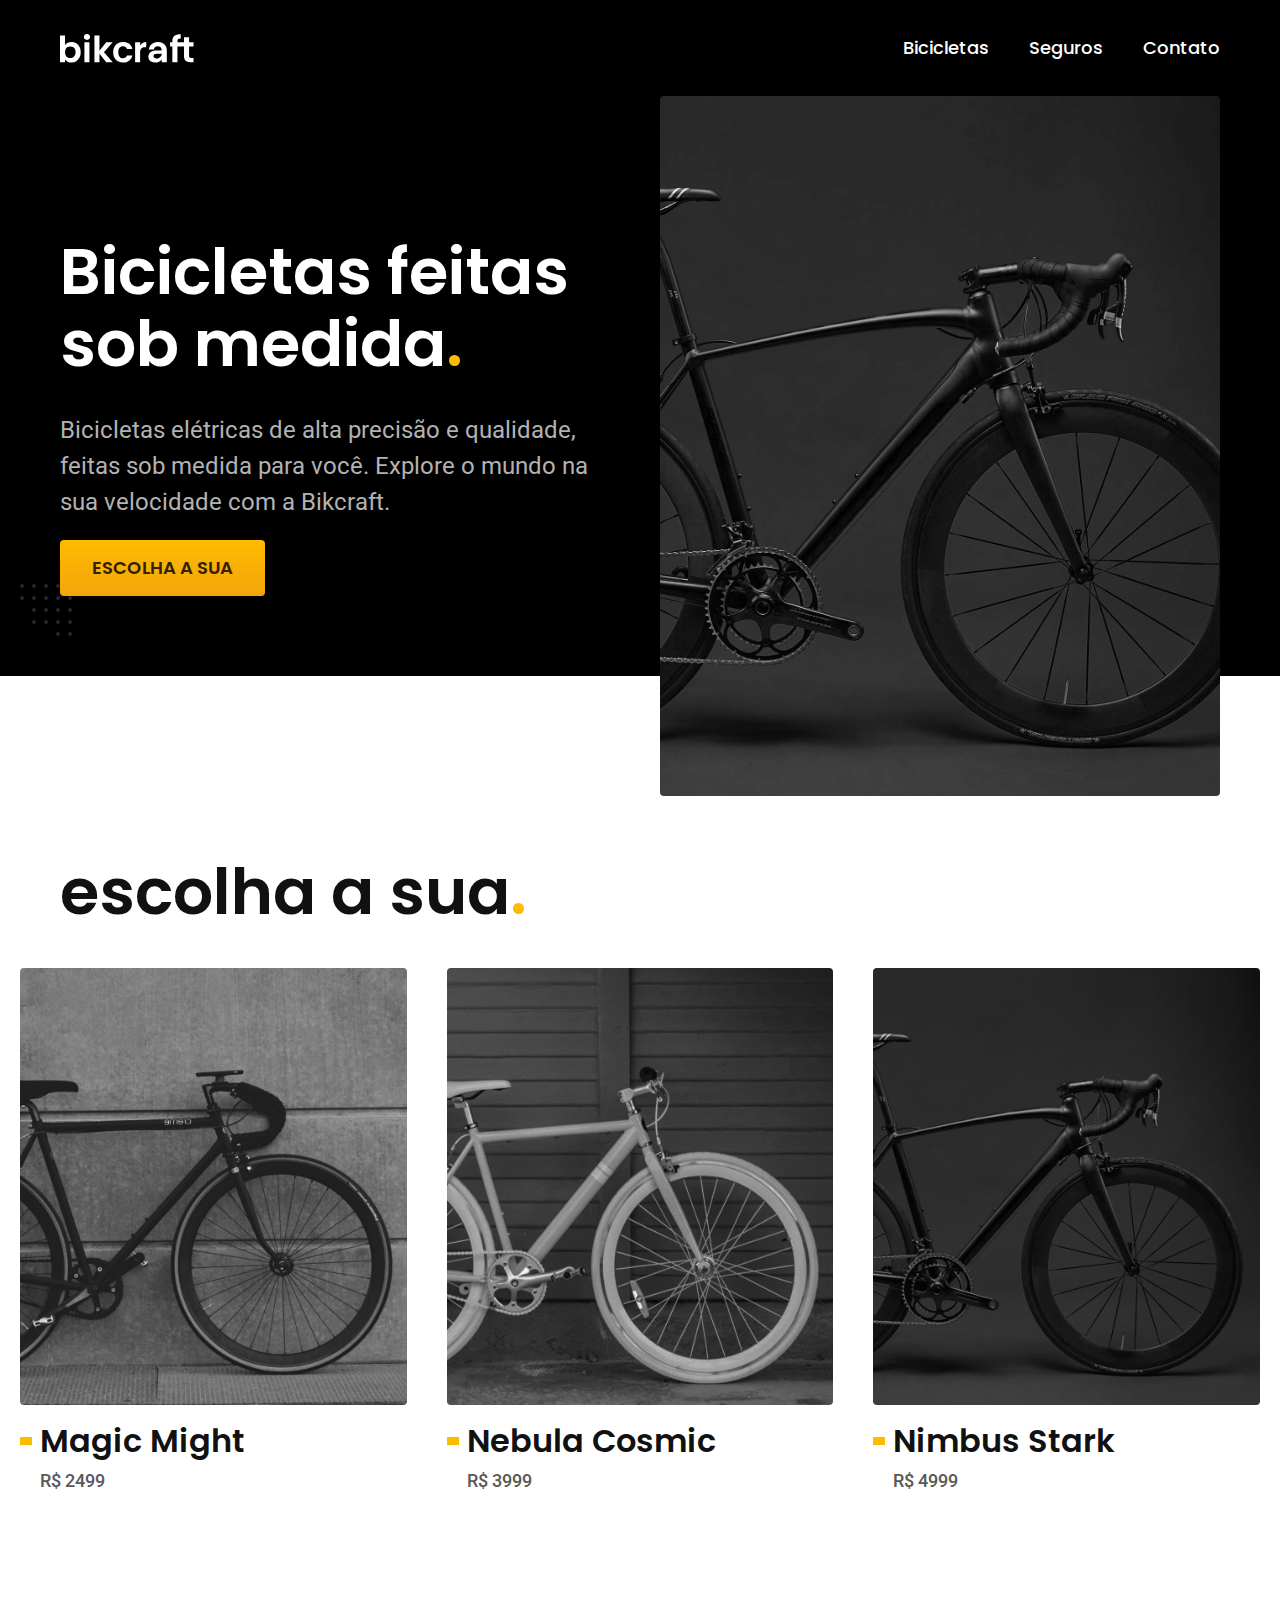
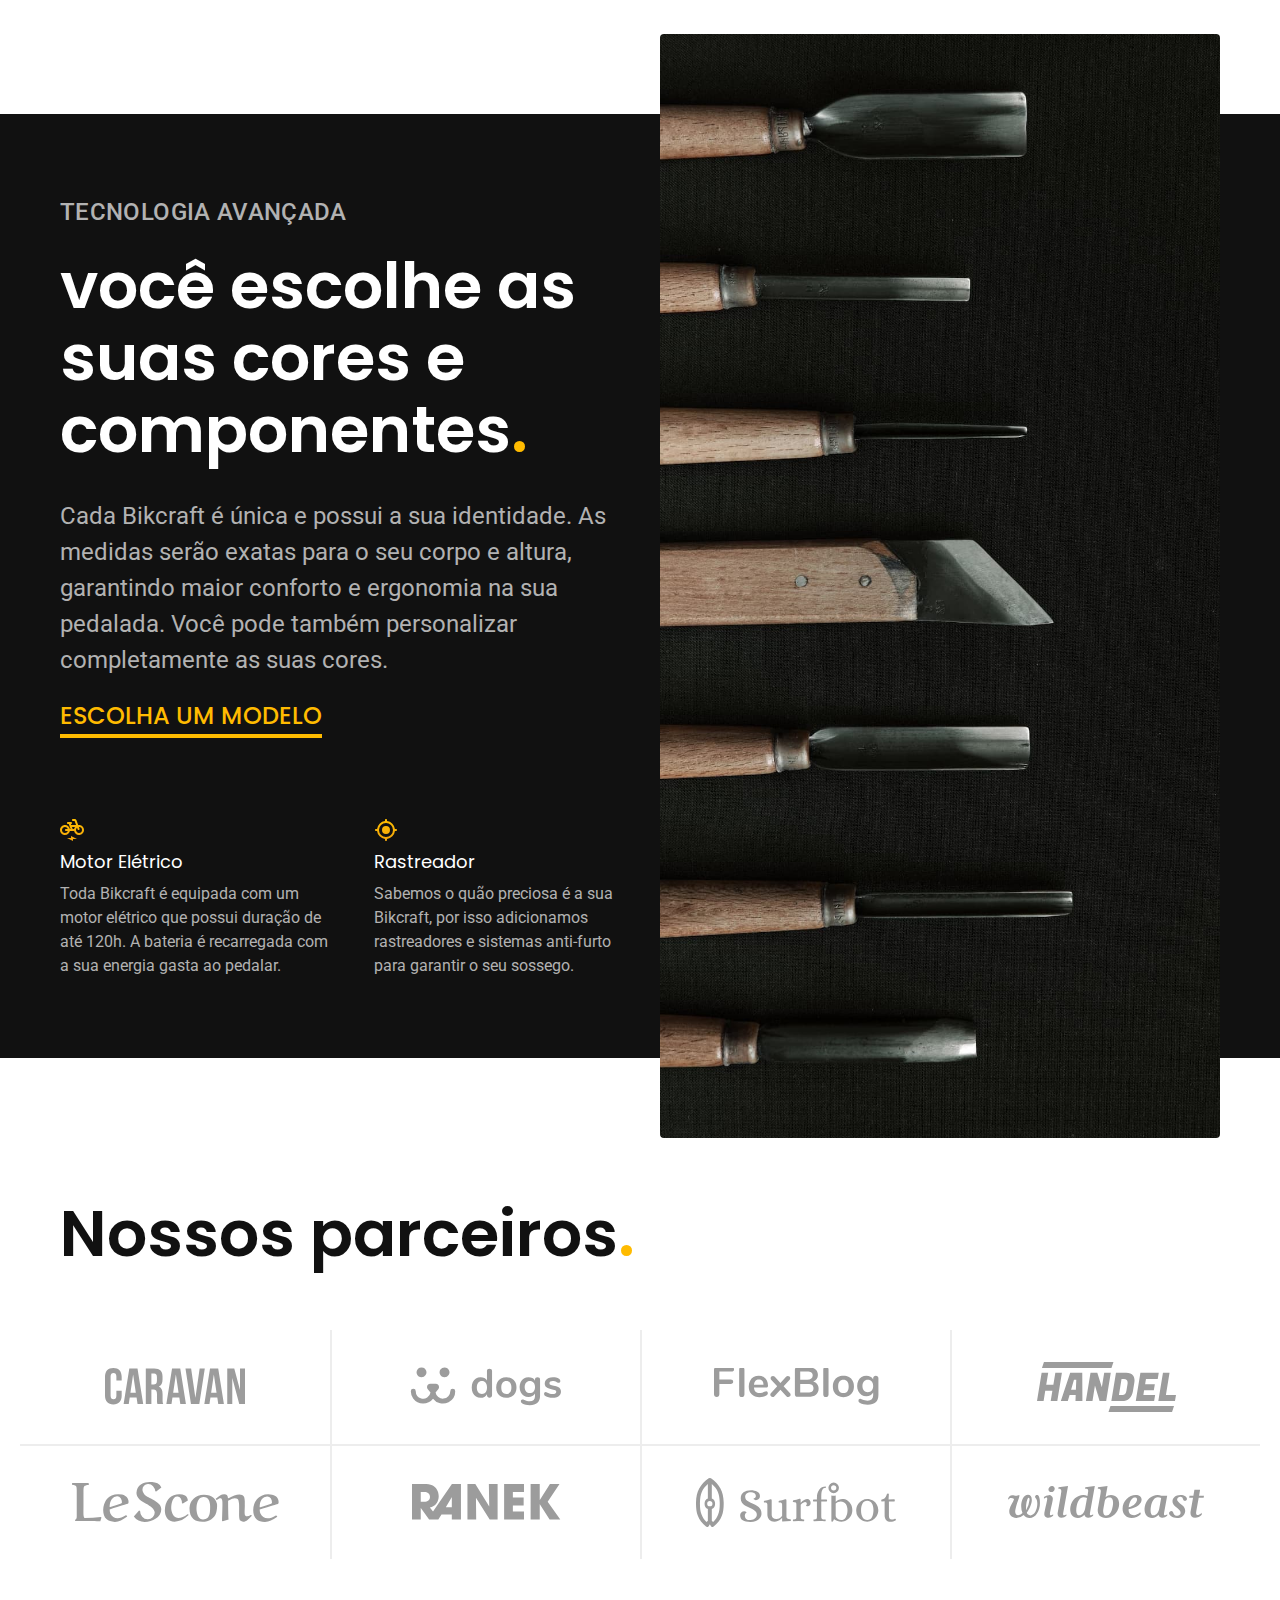
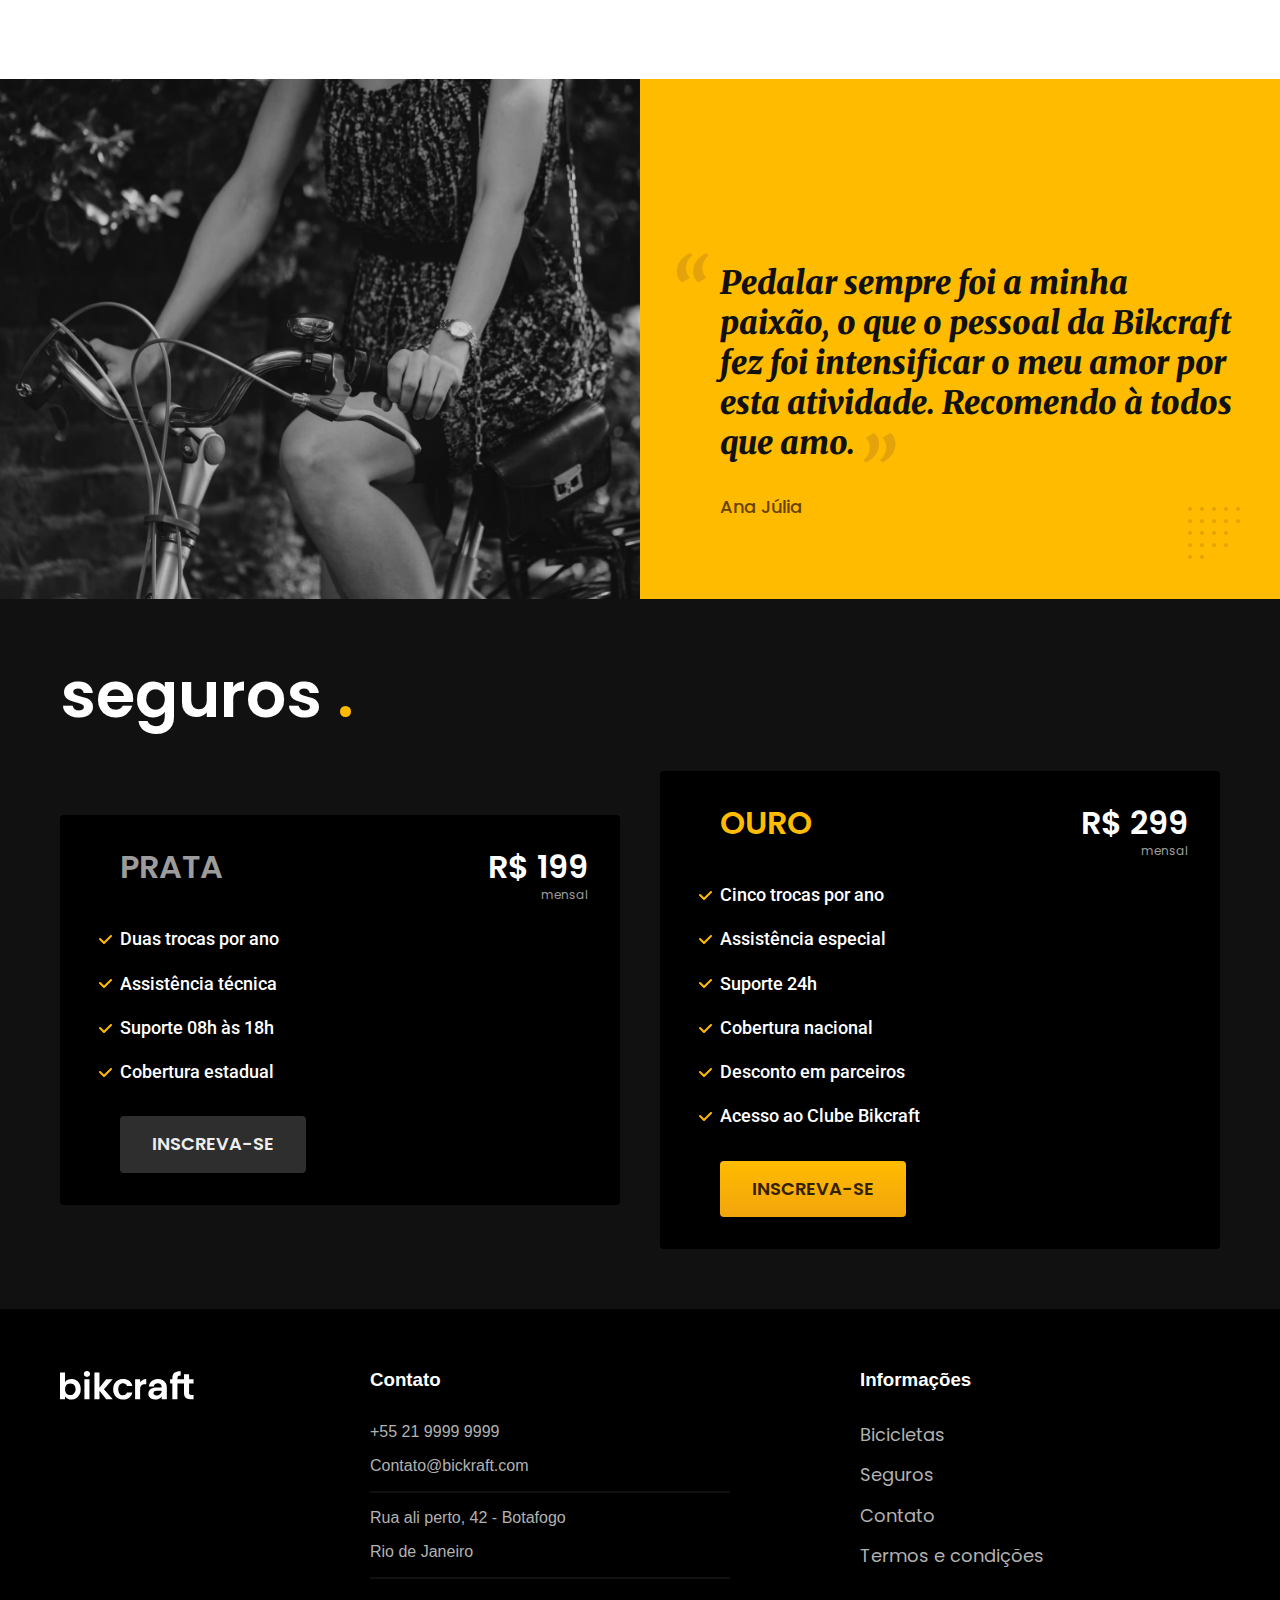
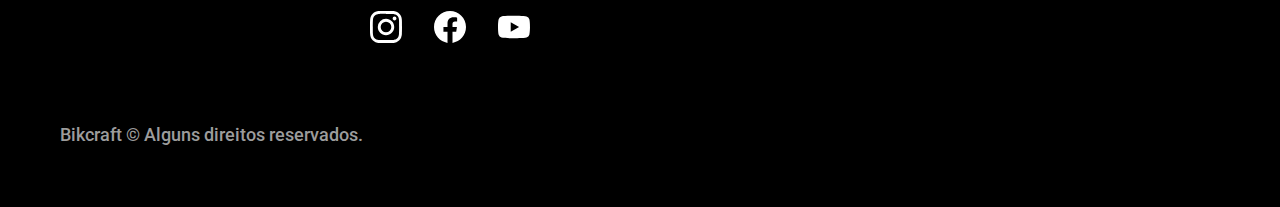
<file: index.html>
<!DOCTYPE html>
<html lang="pt-br">

<head>
    <meta charset="UTF-8">
    <meta name="viewport" content="width=device-width, initial-scale=1.0">
    <meta name="description"
        content="Bicicletas elétricas de alta precisão e qualidade, feitas sob medida para você. Explore o mundo na sua velocidade com a Bikcraft.">
    <title>Bikcraft - Bicicletas Elétricas</title>

    <link rel="icon" href="./favicon.svg" type="image/svg+xml">
    <link rel="preload" href="./ " as="style">
    <link rel="stylesheet" href="./css/style.min.css">
    <script>document.documentElement.classList.add('js')</script>

    <link rel="preconnect" href="https://fonts.googleapis.com">
    <link rel="preconnect" href="https://fonts.gstatic.com" crossorigin>
    <link
        href="https://fonts.googleapis.com/css2?family=Poppins:ital,wght@0,100;0,200;0,300;0,400;0,500;0,600;0,700;0,800;0,900;1,100;1,200;1,300;1,400;1,500;1,600;1,700;1,800;1,900&family=Roboto:ital,wght@0,100;0,300;0,400;0,500;0,700;0,900;1,100;1,300;1,400;1,500;1,700;1,900&display=swap"
        rel="stylesheet">
    <link rel="preconnect" href="https://fonts.googleapis.com">
    <link rel="preconnect" href="https://fonts.gstatic.com" crossorigin>
    <link
        href="https://fonts.googleapis.com/css2?family=Merriweather:ital,wght@0,300;0,400;0,700;0,900;1,300;1,400;1,700;1,900&family=Poppins:ital,wght@0,100;0,200;0,300;0,400;0,500;0,600;0,700;0,800;0,900;1,100;1,200;1,300;1,400;1,500;1,600;1,700;1,800;1,900&display=swap"
        rel="stylesheet">
</head>



<body>
    <header class="header-bg">
        <div class="header container">
            <a href="./">
                <img src="./img/bikcraft.svg" width="136" height="32" alt="Bikcraft">
            </a>

            <nav aria-label="primaria">
                <ul class="header-menu font-1-m-b cor-0">
                    <li><a href="./bicicletas.html">Bicicletas</a></li>
                    <li><a href="./seguros.html">Seguros</a></li>
                    <li><a href="./contato.html">Contato</a></li>
                </ul>
            </nav>
        </div>
    </header>

    <main class="introducao-bg">
        <div class="introducao container">
            <div class="introducao-conteudo">
                <h1 class="font-1-xxL cor-0 fadeInDown" data-anime="200">Bicicletas feitas sob medida<span
                        class="cor-p1">.</span></h1>
                <p class="font-2-L cor-5 fadeInDown" data-anime="400">Bicicletas elétricas de alta precisão e qualidade,
                    feitas sob medida para
                    você. Explore o mundo na
                    sua velocidade com a Bikcraft.</p>
                <a class="botao fadeInDown" href="./bicicletas.html" data-anime="600">Escolha a sua</a>
            </div>
            <picture class="fadeInDown" data-anime="800">
                <source media="(max-width: 800px)" srcset="./img/bicicletas/nimbus.jpg">
                <img src="./img/fotos/introducao.jpg" width="1280" height="1600" alt="Bicicleta elétrica preta.">
            </picture>
        </div>
    </main>
    <article class="bicicletas-lista">
        <h2 class="container font-1-xxL">escolha a sua<span class="cor-p1">.</span></h2>
        <ul>
            <li>
                <a href="./bicicletas/magic.html">
                    <img src="./img/bicicletas/magic-home.jpg" width="920" height="1040" alt="Bicicleta preta">
                    <h3 class="font-1-xL">Magic Might</h3>
                    <span class="font-2-m cor-8">R$ 2499</span>
                </a>
            </li>
            <li>
                <a href="./bicicletas/magic.html">
                    <img src="./img/bicicletas/nebula-home.jpg" width="920" height="1040" alt="Bicicleta preta">
                    <h3 class="font-1-xL">Nebula Cosmic</h3>
                    <span class="font-2-m cor-8">R$ 3999</span>
                </a>
            </li>
            <li>
                <a href="./bicicletas/magic.html">
                    <img src="./img/bicicletas/nimbus-home.jpg" width="920" height="1040" alt="Bicicleta preta">
                    <h3 class="font-1-xL">Nimbus Stark</h3>
                    <span class="font-2-m cor-8">R$ 4999</span>
                </a>
            </li>
        </ul>
    </article>

    <article class="tecnologia-bg">
        <div class="tecnologia container">
            <div class="tecnologia-conteudo">
                <span class="font-2-L-b cor-5">TECNOLOGIA AVANÇADA</span>
                <h2 class="font-1-xxL cor-0 ">você escolhe as
                    suas cores e
                    componentes<span class="cor-p1">.</span> </h2>
                <p class="font-2-L cor-5">Cada Bikcraft é única e possui a sua identidade. As medidas serão exatas para
                    o seu corpo e altura,
                    garantindo maior conforto e ergonomia na sua pedalada. Você pode também personalizar completamente
                    as suas cores.
                </p>
                <a class="link" href="./bicicletas.html">Escolha um modelo</a>

                <div class="tecnologia-vantagens">
                    <div>
                        <img src="./img/icones/eletrica.svg" width="24" height="24" alt="">
                        <h3 class="font-1-m cor-0">Motor Elétrico</h3>
                        <p class="font-2-s cor-5">Toda Bikcraft é equipada com um motor elétrico que possui duração de
                            até 120h. A bateria é recarregada com a sua energia gasta ao pedalar.</p>
                    </div>
                    <div>
                        <img src="./img/icones/rastreador.svg" width="24" heigth="24" alt="">
                        <h3 class="font-1-m cor-0">Rastreador</h3>
                        <p class="font-2-s cor-5">Sabemos o quão preciosa é a sua Bikcraft, por isso adicionamos
                            rastreadores e sistemas anti-furto para garantir o seu sossego.</p>
                    </div>
                </div>
            </div>
            <div class="tecnologia-imagem">
                <img src="./img/fotos/tecnologia.jpg" width="1200" height="1920" alt="">
            </div>
        </div>
    </article>

    <section class="parceiros" aria-label="Nossos Parceiros">
        <h2 class="container font-1-xxL">Nossos parceiros<span class="cor-p1">.</span></h2>
        <ul>
            <li> <img src="./img/parceiros/caravan.svg" width="140" height="38" alt="caravan"> </li>
            <li> <img src="./img/parceiros/dogs.svg" width="152" height="39" alt="dogs"> </li>
            <li> <img src="./img/parceiros/flexblog.svg" width="165" height="38" alt="flexblog"> </li>
            <li> <img src="./img/parceiros/handel.svg" width="139" height="50" alt="handel"> </li>
            <li> <img src="./img/parceiros/lescone.svg" width="208" height="41" alt="lescone"> </li>
            <li> <img src="./img/parceiros/ranek.svg" width="149" height="36" alt="ranek"> </li>
            <li> <img src="./img/parceiros/surfbot.svg" width="200" height="49" alt="surfbot"> </li>
            <li> <img src="./img/parceiros/wildbeast.svg" width="196" height="34" alt="wildbeast"> </li>
        </ul>
    </section>

    <section class="depoimento" aria-label="Depoimento">
        <div>
            <img src="./img/fotos/depoimento.jpg" width="1560" height="1360"
                alt="Pessoa pedalando com uma bicicleta Bikcraft">
        </div>
        <div class="depoimento-conteudo">
            <blockquote class="font-1-xL">
                <p>Pedalar sempre foi a minha paixão, o que o pessoal da Bikcraft fez foi
                    intensificar o meu amor por esta atividade. Recomendo à todos que amo.</p>
            </blockquote>
            <span class="font-1-m-b cor-p4">Ana Júlia</span>
        </div>
    </section>

    <article class="seguros-bg">
        <div class="seguros container">
            <h2 class="font-1-xxL cor-0">seguros <span class="cor-p1">.</span></h2>
            <div class="seguros-item">
                <h3 class="font-1-xL cor-6">PRATA</h3>
                <span class="font-1-xL cor-0">R$ 199 <span class="font-1-xs cor-6">mensal</span></span>
                <ul class="font-2-m cor-0">
                    <li>Duas trocas por ano
                    </li>
                    <li>Assistência técnica
                    </li>
                    <li>Suporte 08h às 18h
                    </li>
                    <li>Cobertura estadual
                    </li>
                </ul>
                <a class="botao secundario" href="./orcamento.html?tipo=seguro&produto=prata">Inscreva-se</a>
            </div>
            <div class="seguros-item">
                <h3 class="font-1-xL cor-p1">OURO</h3>
                <span class="font-1-xL cor-0">R$ 299 <span class="font-1-xs cor-6">mensal</span></span>
                <ul class="font-2-m cor-0">
                    <li>Cinco trocas por ano
                    </li>
                    <li>Assistência especial
                    </li>
                    <li>Suporte 24h
                    </li>
                    <li>Cobertura nacional
                    </li>
                    <li>Desconto em parceiros
                    </li>
                    <li>Acesso ao Clube Bikcraft
                    </li>
                </ul>
                <a class="botao" href="./orcamento.html?tipo=seguro&produto=ouro">Inscreva-se</a>
            </div>
        </div>
    </article>

    <footer class="footer-bg">
        <div class="footer container">
            <img src="./img/bikcraft.svg" width="136" height="32" alt="Bikcraft">
            <div class="footer-contato">
                <h3 class="font-2-l-b cor-0">Contato</h3>
                <ul class="font_2-m cor-5">
                    <li><a href="tel:+552199999999"></a>+55 21 9999 9999</li>
                    <li><a href="mailto:contato@bickraft.com"></a>Contato@bickraft.com</li>
                    <li>Rua ali perto, 42 - Botafogo</li>
                    <li>Rio de Janeiro</li>
                </ul>
                <div class="footer-redes">
                    <a href="./">
                        <img src="./img/redes/instagram.svg" width="32" height="32" alt="Instagram">
                    </a>
                    <a href="./">
                        <img src="./img/redes/facebook.svg" width="32" height="32" alt="Facebook">
                    </a>
                    <a href="./">
                        <img src="./img/redes/youtube.svg" width="32" height="32" alt="Youtube">
                    </a>
                </div>
            </div>
            <div class="footer-informacoes">
                <h3 class="font-2-l-b cor-0">Informações</h3>
                <nav>
                    <ul class="font-1-m cor-5">
                        <li><a href="./bicicletas.html">Bicicletas</a></li>
                        <li><a href="./seguros.html">Seguros</a></li>
                        <li><a href="./contato.html">Contato</a></li>
                        <li><a href="./termos.html">Termos e condições</a></li>
                    </ul>
                </nav>
            </div>
            <p class="footer-copy font-2-m cor-6">Bikcraft © Alguns direitos reservados.</p>
        </div>
    </footer>
    <script src="./js/plugins/simple-anime.js"></script>
    <script src="./js/script.js"></script>
</body>

</html>
</file>
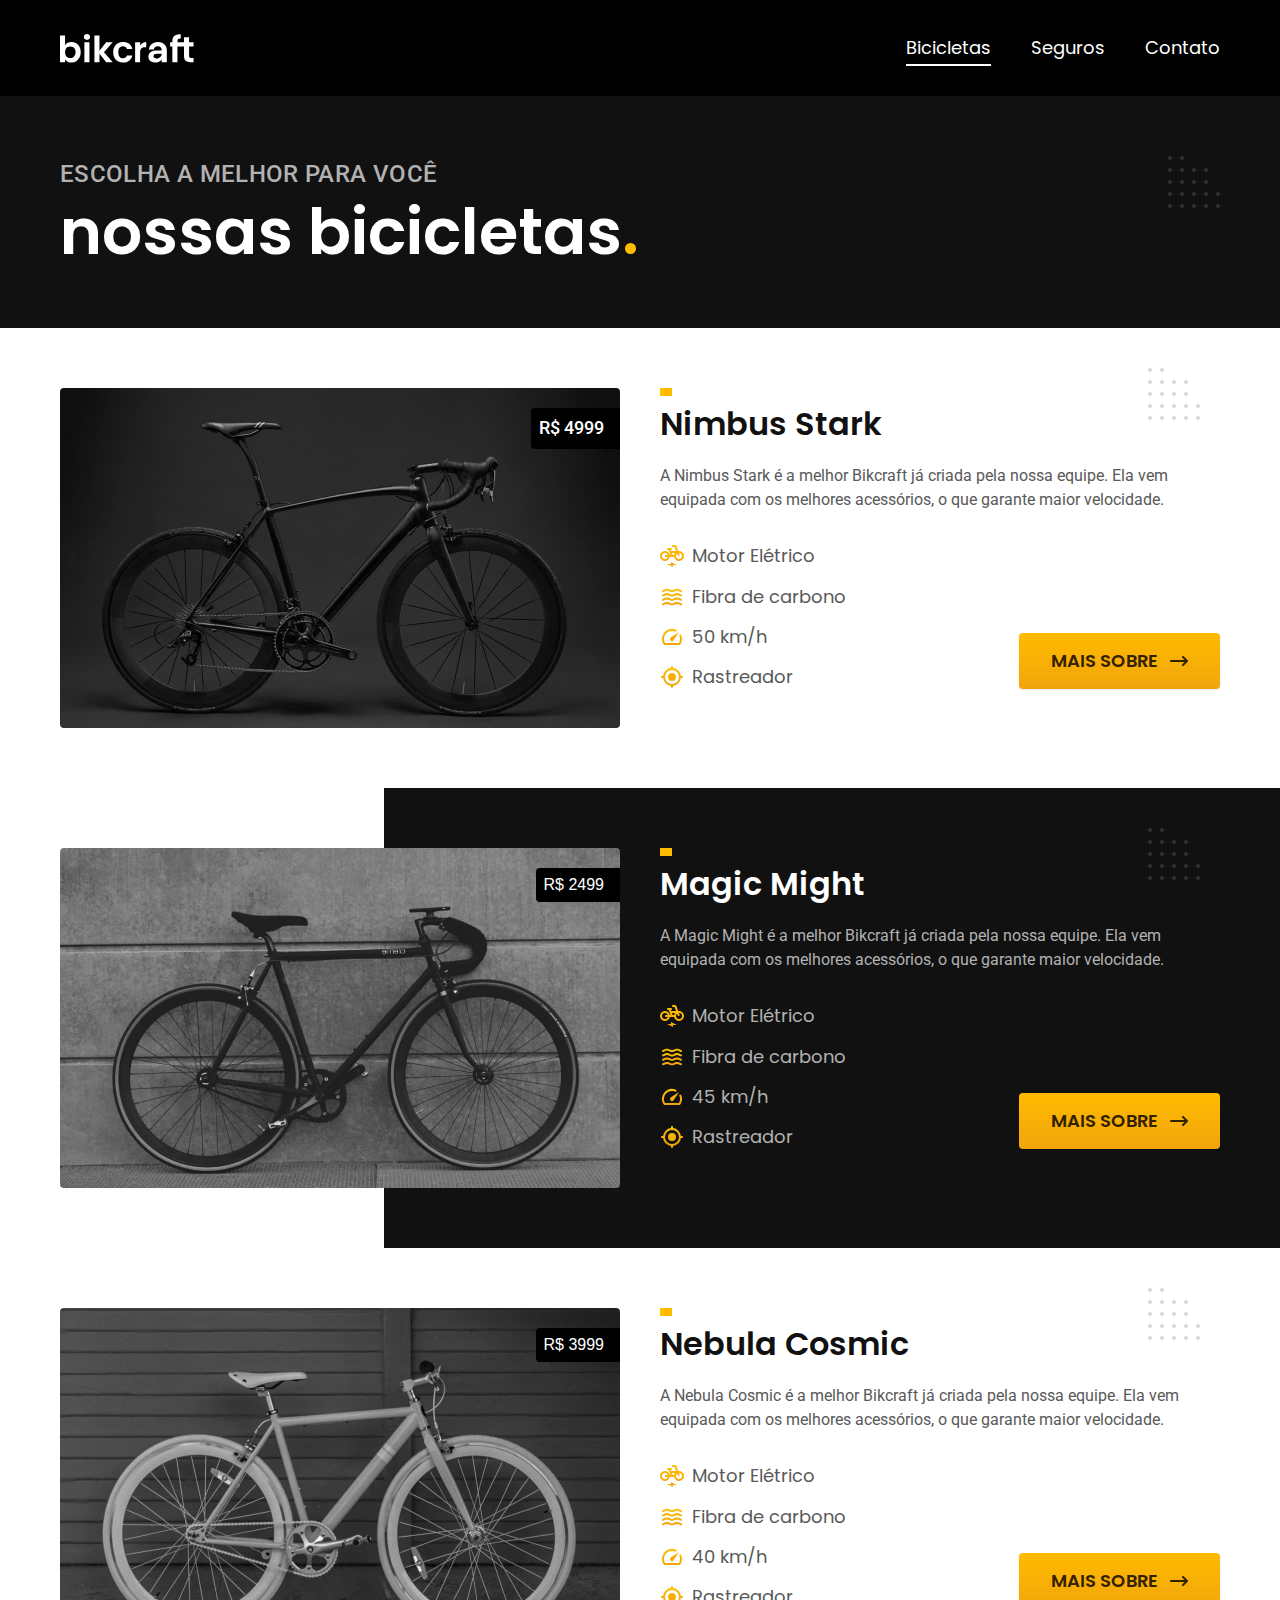
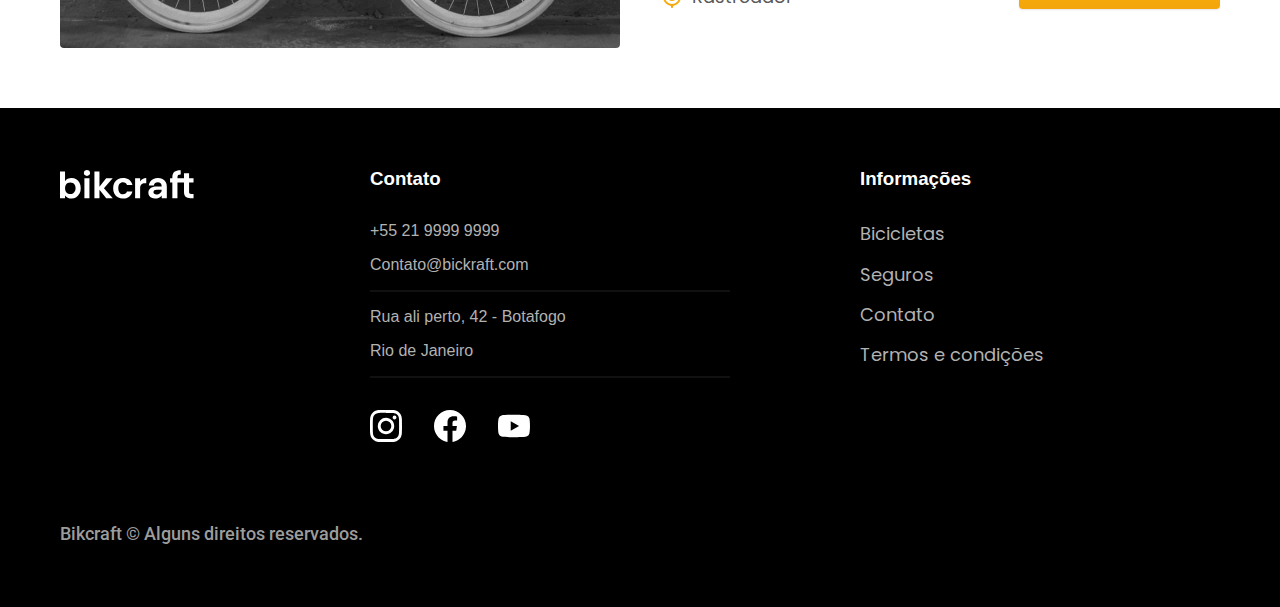
<file: bicicletas.html>
<!DOCTYPE html>
<html lang="pt-br">

<head>
    <meta charset="UTF-8">
    <meta name="viewport" content="width=device-width, initial-scale=1.0">
    <meta name="description" content="Termos e condições.">
    <title>Bicicletas | Bikcraft</title>
    <link rel="icon" href="./favicon.svg" type="image/svg+xml">
    <link rel="preload" href="./css/style.min.css" as="style">
    <link rel="stylesheet" href="./css/style.min.css">
    <script>document.documentElement.classList.add('js')</script>

    <link rel="preconnect" href="https://fonts.googleapis.com">
    <link rel="preconnect" href="https://fonts.gstatic.com" crossorigin>
    <link
        href="https://fonts.googleapis.com/css2?family=Poppins:ital,wght@0,100;0,200;0,300;0,400;0,500;0,600;0,700;0,800;0,900;1,100;1,200;1,300;1,400;1,500;1,600;1,700;1,800;1,900&family=Roboto:ital,wght@0,100;0,300;0,400;0,500;0,700;0,900;1,100;1,300;1,400;1,500;1,700;1,900&display=swap"
        rel="stylesheet">
    <link rel="preconnect" href="https://fonts.googleapis.com">
    <link rel="preconnect" href="https://fonts.gstatic.com" crossorigin>
    <link
        href="https://fonts.googleapis.com/css2?family=Merriweather:ital,wght@0,300;0,400;0,700;0,900;1,300;1,400;1,700;1,900&family=Poppins:ital,wght@0,100;0,200;0,300;0,400;0,500;0,600;0,700;0,800;0,900;1,100;1,200;1,300;1,400;1,500;1,600;1,700;1,800;1,900&display=swap"
        rel="stylesheet">

</head>



<body id="bicicletas">
    <header class="header-bg">
        <div class="header container">
            <a href="./">
                <img src="./img/bikcraft.svg" width="136" height="32" alt="Bikcraft">
            </a>

            <nav aria-label="primaria">
                <ul class="header-menu font-1-m cor-0">
                    <li><a href="./bicicletas.html">Bicicletas</a></li>
                    <li><a href="./seguros.html">Seguros</a></li>
                    <li><a href="./contato.html">Contato</a></li>
                </ul>
            </nav>
        </div>
    </header>

    <main>
        <div class="titulo-bg">
            <div class="titulo container">
                <p class="font-2-L-b cor-5">escolha a melhor para você</p>
                <h1 class="font-1-xxL cor-0">nossas bicicletas<span class="cor-p1">.</span>
                </h1>
            </div>
        </div>
        <div class="bicicletas container">
            <div class="bicicletas-imagem">
                <img src="./img/bicicletas/nimbus.jpg" width="1120" height="680" alt="bicicleta preta">
                <span class="font-2-m cor-0">R$ 4999</span>
            </div>
            <div class="bicicletas-conteudo">
                <h2 class="font-1-xL">Nimbus Stark</h2>
                <p class="font-2-s cor-8">A Nimbus Stark é a melhor Bikcraft já criada pela nossa equipe. Ela
                    vem equipada com os melhores acessórios, o que garante maior velocidade.</p>
                <ul class="font-1-m cor-8">
                    <li><img src="./img/icones/eletrica.svg" width="24" height="24" alt="">Motor Elétrico</li>

                    <li><img src="./img/icones/carbono.svg" width="24" height="24" alt="">Fibra de carbono</li>

                    <li><img src="./img/icones/velocidade.svg" width="24" height="24" alt="">50 km/h</li>

                    <li><img src="./img/icones/rastreador.svg" width="24" height="24" alt="">Rastreador</li>
                </ul>
                <a class="botao seta" href="./bicicletas/nimbus.html">Mais Sobre</a>
            </div>
        </div>
        </div>

        <div class="bicicletas-bg">
            <div class="bicicletas container">
                <div class="bicicletas-imagem">
                    <img src="./img/bicicletas/magic.jpg" width="1120" height="680" alt="bicicleta preta">
                    <span class="font-2m cor-0">R$ 2499
                    </span>
                </div>
                <div class="bicicletas-conteudo">
                    <h2 class="font-1-xL cor-0">Magic Might</h2>
                    <p class="font-2-s cor-5">A Magic Might é a melhor Bikcraft já criada pela nossa equipe. Ela
                        vem equipada com os melhores acessórios, o que garante maior velocidade.</p>
                    <ul class="font-1-m cor-5">
                        <li><img src="./img/icones/eletrica.svg" width="24" height="24" alt="">Motor Elétrico</li>
                        <li><img src="./img/icones/carbono.svg" width="24" height="24" alt="">Fibra de carbono</li>
                        <li><img src="./img/icones/velocidade.svg" width="24" height="24" alt="">45 km/h</li>
                        <li><img src="./img/icones/rastreador.svg" width="24" height="24" alt="">Rastreador</li>
                    </ul>
                    <a class="botao seta" href="./bicicletas/magic.html">Mais Sobre</a>
                </div>
            </div>
        </div>

        <div class="bicicletas container">
            <div class="bicicletas-imagem">
                <img src="./img/bicicletas/nebula.jpg" width="1120" height="680" alt="bicicleta preta">
                <span class="font-2m cor-0">R$ 3999
                </span>
            </div>
            <div class="bicicletas-conteudo">
                <h2 class="font-1-xL">Nebula Cosmic</h2>
                <p class="font-2-s cor-8">A Nebula Cosmic é a melhor Bikcraft já criada pela nossa equipe. Ela
                    vem equipada com os melhores acessórios, o que garante maior velocidade.</p>
                <ul class="font-1-m cor-8">
                    <li><img src="./img/icones/eletrica.svg" width="24" height="24" alt="">Motor Elétrico</li>
                    <li><img src="./img/icones/carbono.svg" width="24" height="24" alt="">Fibra de carbono</li>
                    <li><img src="./img/icones/velocidade.svg" width="24" height="24" alt="">40 km/h</li>
                    <li><img src="./img/icones/rastreador.svg" width="24" height="24" alt="">Rastreador</li>
                </ul>
                <a class="botao seta" href="./bicicletas/nebula.html">Mais Sobre</a>
            </div>
        </div>
        </div>



    </main>

    <footer class="footer-bg">
        <div class="footer container">
            <img src="./img/bikcraft.svg" alt="Bikcraft">
            <div class="footer-contato">
                <h3 class="font-2-l-b cor-0">Contato</h3>
                <ul class="font_2-m cor-5">
                    <li><a href="tel:+552199999999"></a>+55 21 9999 9999</li>
                    <li><a href="mailto:contato@bickraft.com"></a>Contato@bickraft.com</li>
                    <li>Rua ali perto, 42 - Botafogo</li>
                    <li>Rio de Janeiro</li>
                </ul>
                <div class="footer-redes">
                    <a href="./">
                        <img src="./img/redes/instagram.svg" width="32" height="32" alt="Instagram">
                    </a>
                    <a href="./">
                        <img src="./img/redes/facebook.svg" width="32" height="32" alt="Facebook">
                    </a>
                    <a href="./">
                        <img src="./img/redes/youtube.svg" width="32" height="32" alt="Youtube">
                    </a>
                </div>
            </div>
            <div class="footer-informacoes">
                <h3 class="font-2-l-b cor-0">Informações</h3>
                <nav>
                    <ul class="font-1-m cor-5">
                        <li><a href="./bicicletas.html">Bicicletas</a></li>
                        <li><a href="./seguros.html">Seguros</a></li>
                        <li><a href="./contato.html">Contato</a></li>
                        <li><a href="./termos.html">Termos e condições</a></li>
                    </ul>
                </nav>
            </div>
            <p class="footer-copy font-2-m cor-6">Bikcraft © Alguns direitos reservados.</p>
        </div>
    </footer>
    <script src="./js/script.js"></script>

</body>

</html>
</file>
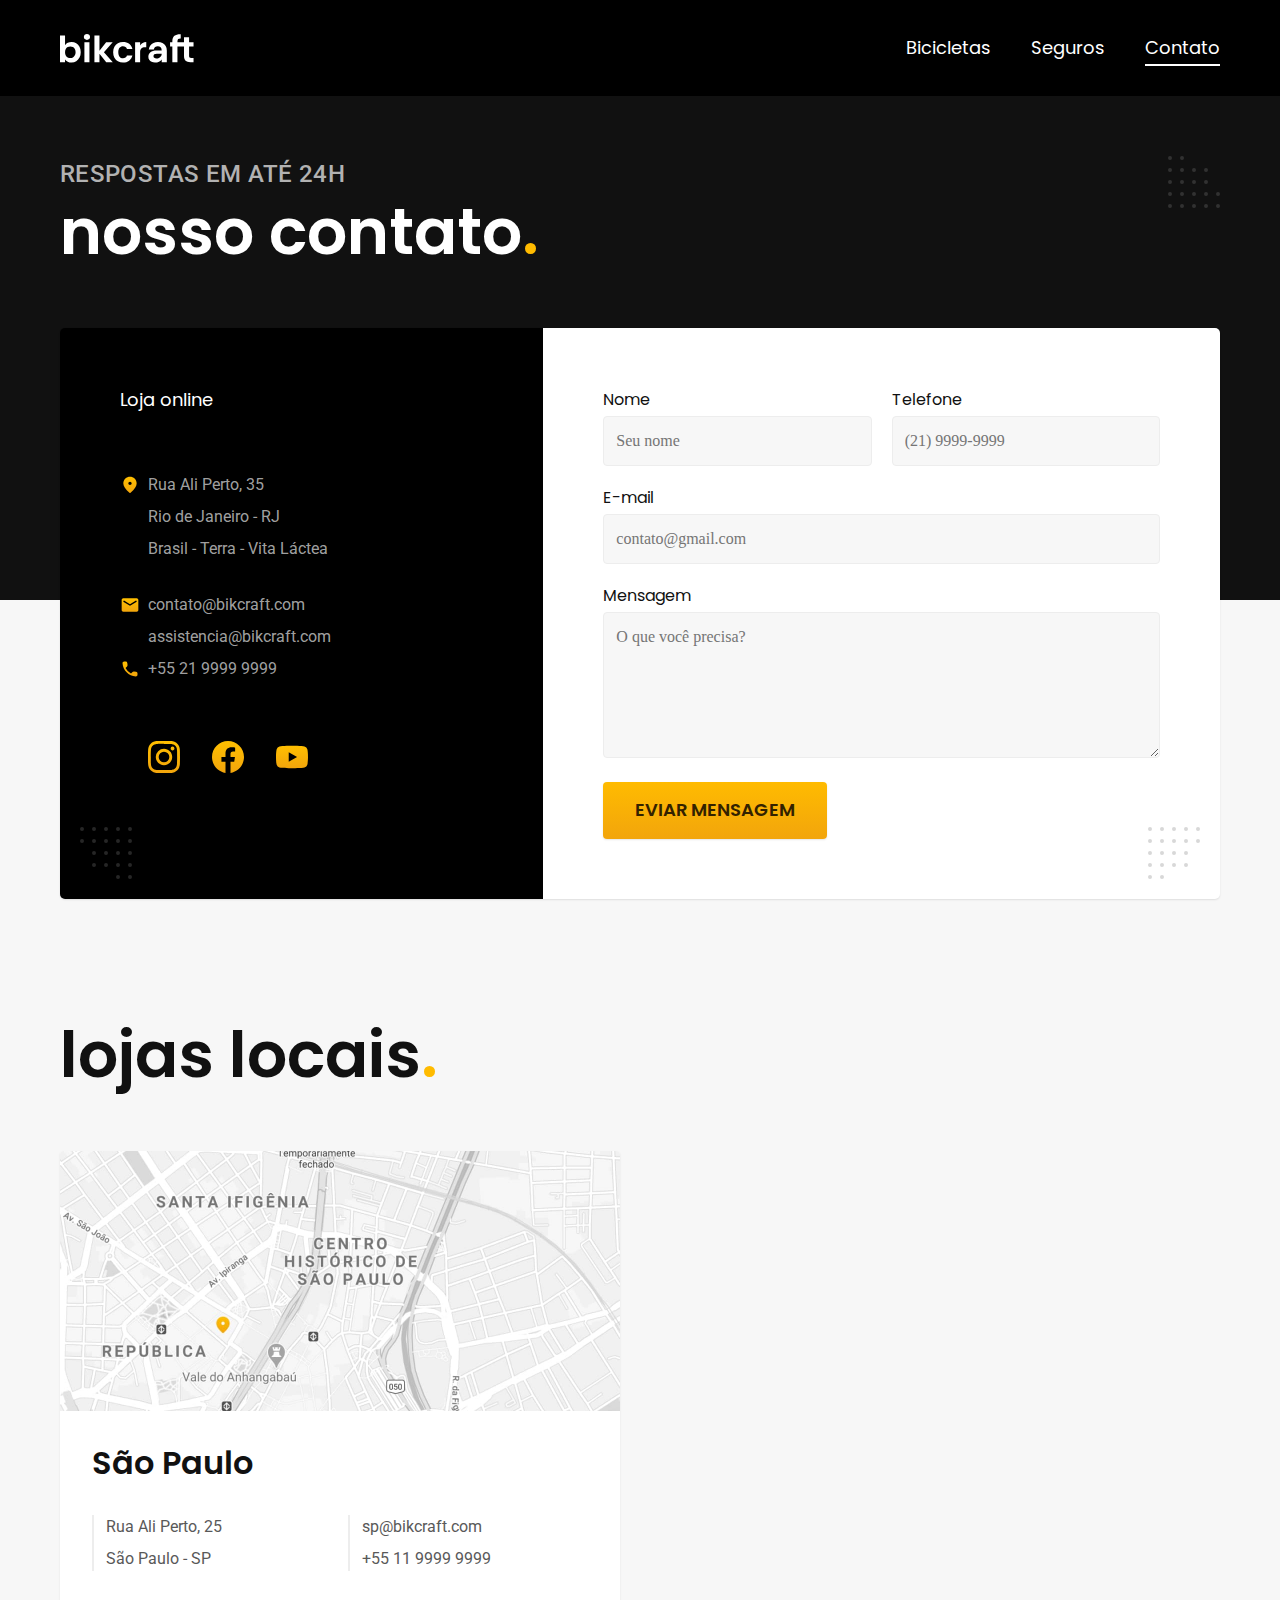
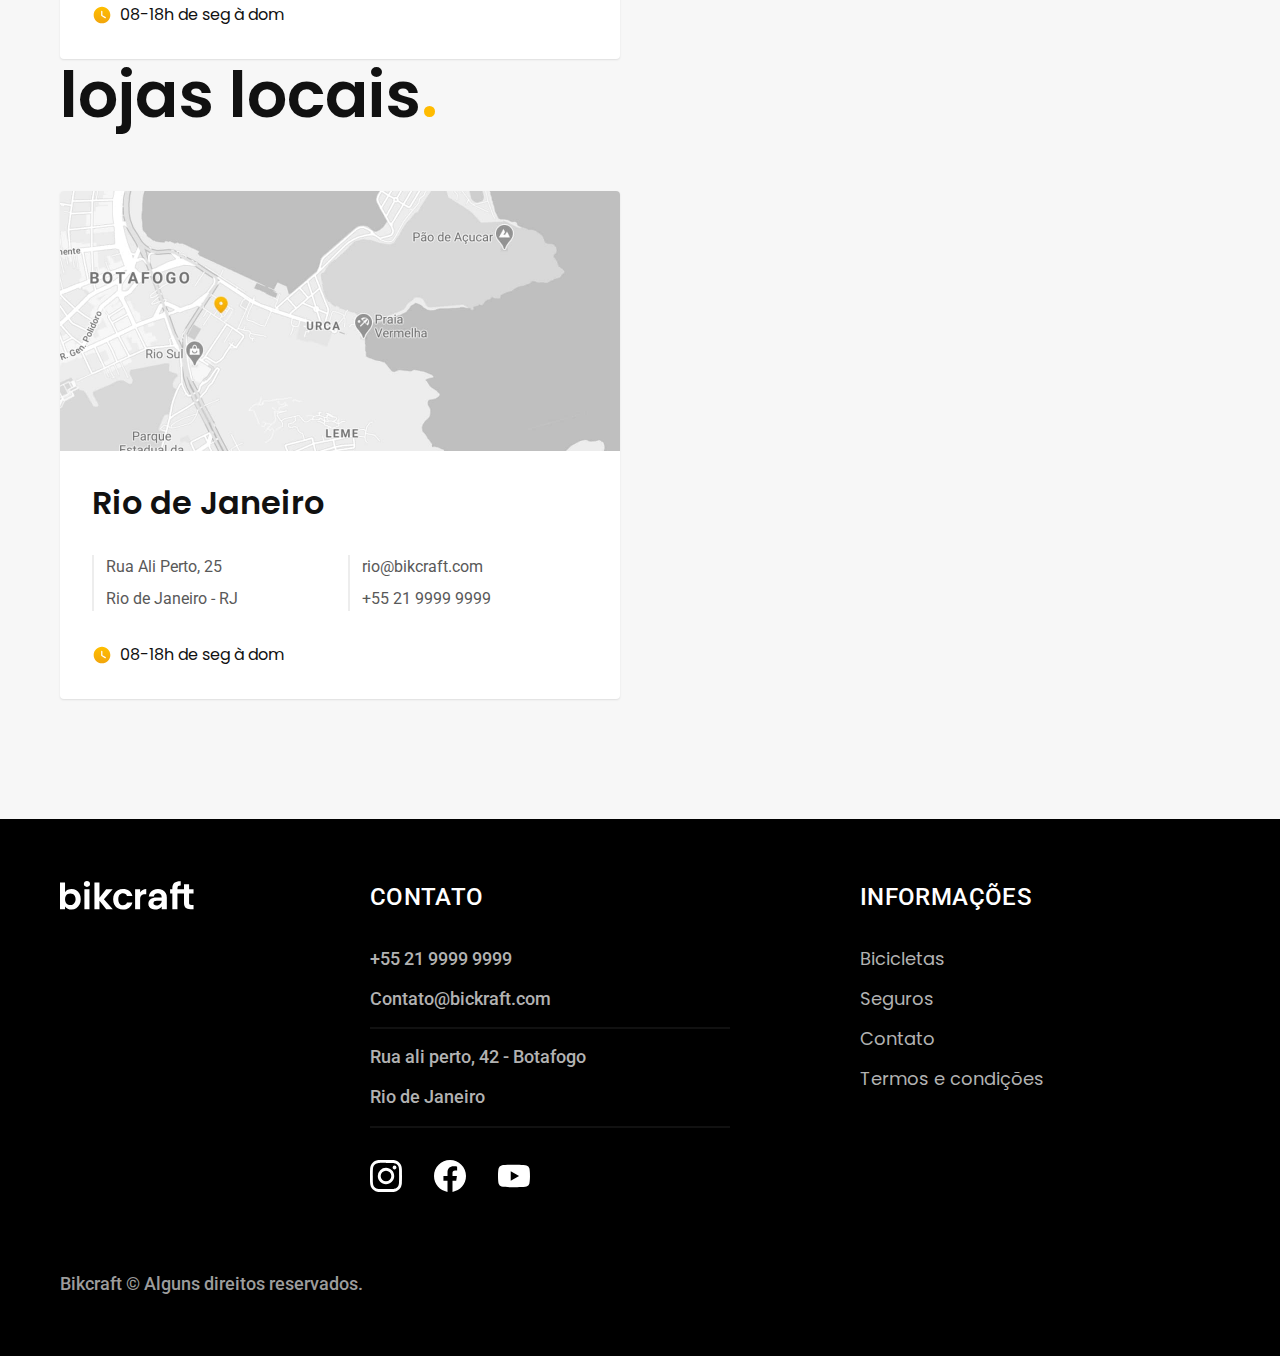
<file: contato.html>
<!DOCTYPE html>
<html lang="pt-br">

<head>
    <meta charset="UTF-8">
    <meta name="viewport" content="width=device-width, initial-scale=1.0">
    <meta name="description" content="Termos e condições.">
    <title>Contato | Bikcraft</title>
    <link rel="icon" href="./favicon.svg" type="image/svg+xml">
    <link rel="preload" href="./css/style.min.css" as="style">
    <link rel="stylesheet" href="./css/style.min.css">
    <script>document.documentElement.classList.add('js')</script>

    <link rel="preconnect" href="https://fonts.googleapis.com">
    <link rel="preconnect" href="https://fonts.gstatic.com" crossorigin>
    <link
        href="https://fonts.googleapis.com/css2?family=Poppins:ital,wght@0,100;0,200;0,300;0,400;0,500;0,600;0,700;0,800;0,900;1,100;1,200;1,300;1,400;1,500;1,600;1,700;1,800;1,900&family=Roboto:ital,wght@0,100;0,300;0,400;0,500;0,700;0,900;1,100;1,300;1,400;1,500;1,700;1,900&display=swap"
        rel="stylesheet">
    <link rel="preconnect" href="https://fonts.googleapis.com">
    <link rel="preconnect" href="https://fonts.gstatic.com" crossorigin>
    <link
        href="https://fonts.googleapis.com/css2?family=Merriweather:ital,wght@0,300;0,400;0,700;0,900;1,300;1,400;1,700;1,900&family=Poppins:ital,wght@0,100;0,200;0,300;0,400;0,500;0,600;0,700;0,800;0,900;1,100;1,200;1,300;1,400;1,500;1,600;1,700;1,800;1,900&display=swap"
        rel="stylesheet">

</head>



<body id="contato">
    <header class="header-bg">
        <div class="header container">
            <a href="./">
                <img src="./img/bikcraft.svg" width="136" height="32" alt="Bikcraft">
            </a>

            <nav aria-label="primaria">
                <ul class="header-menu font-1-m cor-0">
                    <li><a href="./bicicletas.html">Bicicletas</a></li>
                    <li><a href="./seguros.html">Seguros</a></li>
                    <li><a href="./contato.html">Contato</a></li>
                </ul>
            </nav>
        </div>
    </header>

    <main>
        <div class="titulo-bg">
            <div class="titulo container">
                <p class="font-2-L-b cor-5">respostas em até 24h</p>
                <h1 class="font-1-xxL cor-0">nosso contato<span class="cor-p1">.</span></h1>
            </div>
        </div>

        <div class="contato container">
            <section class="contato-dados" aria-label="Endereço">
                <h2 class="font-1-m cor-0">Loja online</h2>
                <div class="contato-endereco font-2-s cor-4">
                    <p>Rua Ali Perto, 35</p>
                    <p>Rio de Janeiro - RJ</p>
                    <p>Brasil - Terra - Vita Láctea</p>
                </div>
                <address class="contato-meios font-2-s cor-4">
                    <a href="mailto:contato@bikcraft.com">contato@bikcraft.com</a>
                    <a href="mailto:assistencia@bikcraft.com
                    ">assistencia@bikcraft.com
                    </a>
                    <a href="tel:+552199999999">+55 21 9999 9999</a>
                </address>
                <div class="contato-redes">
                    <a href="./">
                        <img src="./img/redes/instagram-p.svg" width="32" height="32" alt="Instagram">
                    </a>
                    <a href="./">
                        <img src="./img/redes/facebook-p.svg" width="32" height="32" alt="Facebook">
                    </a>
                    <a href="./">
                        <img src="./img/redes/youtube-p.svg" width="32" height="32" alt="Youtube">
                    </a>
                </div>
            </section>
            <section aria-label="Formulário" class="contato-formulario">
                <form class="form" action="./contato.html">
                    <div>
                        <label for="nome">Nome</label>
                        <input type="text" id="nome" name="nome" placeholder="Seu nome">
                    </div>
                    <div>
                        <label for="telefone">Telefone</label>
                        <input type="text" id="telefone" name="telefone" placeholder="(21) 9999-9999">
                    </div>
                    <div class="col-2">
                        <label for="email">E-mail</label>
                        <input type="email" id="email" name="email" placeholder="contato@gmail.com">
                    </div>
                    <div class="col-2">
                        <label for="mensagem">Mensagem</label>
                        <textarea rows="5" id="mensagem" name="mensagem" placeholder="O que você precisa?"></textarea>
                    </div>
                    <button class="botao col-2">Eviar Mensagem</button>
                </form>
            </section>
        </div>
    </main>

    <article class="lojas container">
        <h2 class="font-1-xxL">lojas locais<span class="cor-p1">.</span></h2>
        <div class="lojas-item">
            <img src="./img/lojas/sp.jpg" width="1120" height="520"
                alt="Mapa marcando o endereço em Rua ali perto São Paulo - SP">
            <div class="lojas-conteudo">
                <h3 class="font-1-xL">São Paulo</h3>

                <div class="lojas-dados font-2-s cor-8">
                    <p>Rua Ali Perto, 25</p>
                    <p>São Paulo - SP</p>
                </div>
                <div class="lojas-dados font-2-s cor-8">
                    <a href="mailto:sp@bikcraft.com">sp@bikcraft.com</a>
                    <a href="tel:+551199999999">+55 11 9999 9999</a>
                </div>
                <p class="lojas-tempo font-1-s"><img src="./img/icones/horario.svg" width="20" height="20" alt="">08-18h
                    de seg à dom</p>
            </div>
        </div>
        <h2 class="font-1-xxL">lojas locais<span class="cor-p1">.</span></h2>

        <div class="lojas-item">
            <img src="./img/lojas/rj.jpg" width="1120" height="520"
                alt="Mapa marcando o endereço em Rua ali perto Rio de Janeiro - RJ">
            <div class="lojas-conteudo">
                <h3 class="font-1-xL">Rio de Janeiro</h3>
                <div class="lojas-dados font-2-s cor-8">
                    <p>Rua Ali Perto, 25</p>
                    <p>Rio de Janeiro - RJ</p>
                </div>
                <div class="lojas-dados font-2-s cor-8">
                    <a href="mailto:rj@bikcraft.com">rio@bikcraft.com</a>
                    <a href="tel:+552199999999">+55 21 9999 9999</a>
                </div>
                <p class="lojas-tempo font-1-s"><img src="./img/icones/horario.svg" width="20" height="20" alt="">08-18h
                    de seg à dom</p>
            </div>
        </div>
    </article>

    <footer class="footer-bg">
        <div class="footer container">
            <img src="./img/bikcraft.svg" width="136" height="32" alt="Bikcraft">
            <div class="footer-contato">
                <h3 class="font-2-L-b cor-0">Contato</h3>
                <ul class="font-2-m cor-5">
                    <li><a href="tel:+552199999999"></a>+55 21 9999 9999</li>
                    <li><a href="mailto:contato@bickraft.com"></a>Contato@bickraft.com</li>
                    <li>Rua ali perto, 42 - Botafogo</li>
                    <li>Rio de Janeiro</li>
                </ul>
                <div class="footer-redes">
                    <a href="./">
                        <img src="./img/redes/instagram.svg" width="32" height="32" alt="Instagram">
                    </a>
                    <a href="./">
                        <img src="./img/redes/facebook.svg" width="32" height="32" alt="Facebook">
                    </a>
                    <a href="./">
                        <img src="./img/redes/youtube.svg" width="32" height="32" alt="Youtube">
                    </a>
                </div>
            </div>
            <div class="footer-informacoes">
                <h3 class="font-2-L-b cor-0">Informações</h3>
                <nav>
                    <ul class="font-1-m cor-5">
                        <li><a href="./bicicletas.html">Bicicletas</a></li>
                        <li><a href="./seguros.html">Seguros</a></li>
                        <li><a href="./contato.html">Contato</a></li>
                        <li><a href="./termos.html">Termos e condições</a></li>
                    </ul>
                </nav>
            </div>
            <p class="footer-copy font-2-m cor-6">Bikcraft © Alguns direitos reservados.</p>
        </div>
    </footer>
    <script src="./js/script.js"></script>

</body>

</html>
</file>
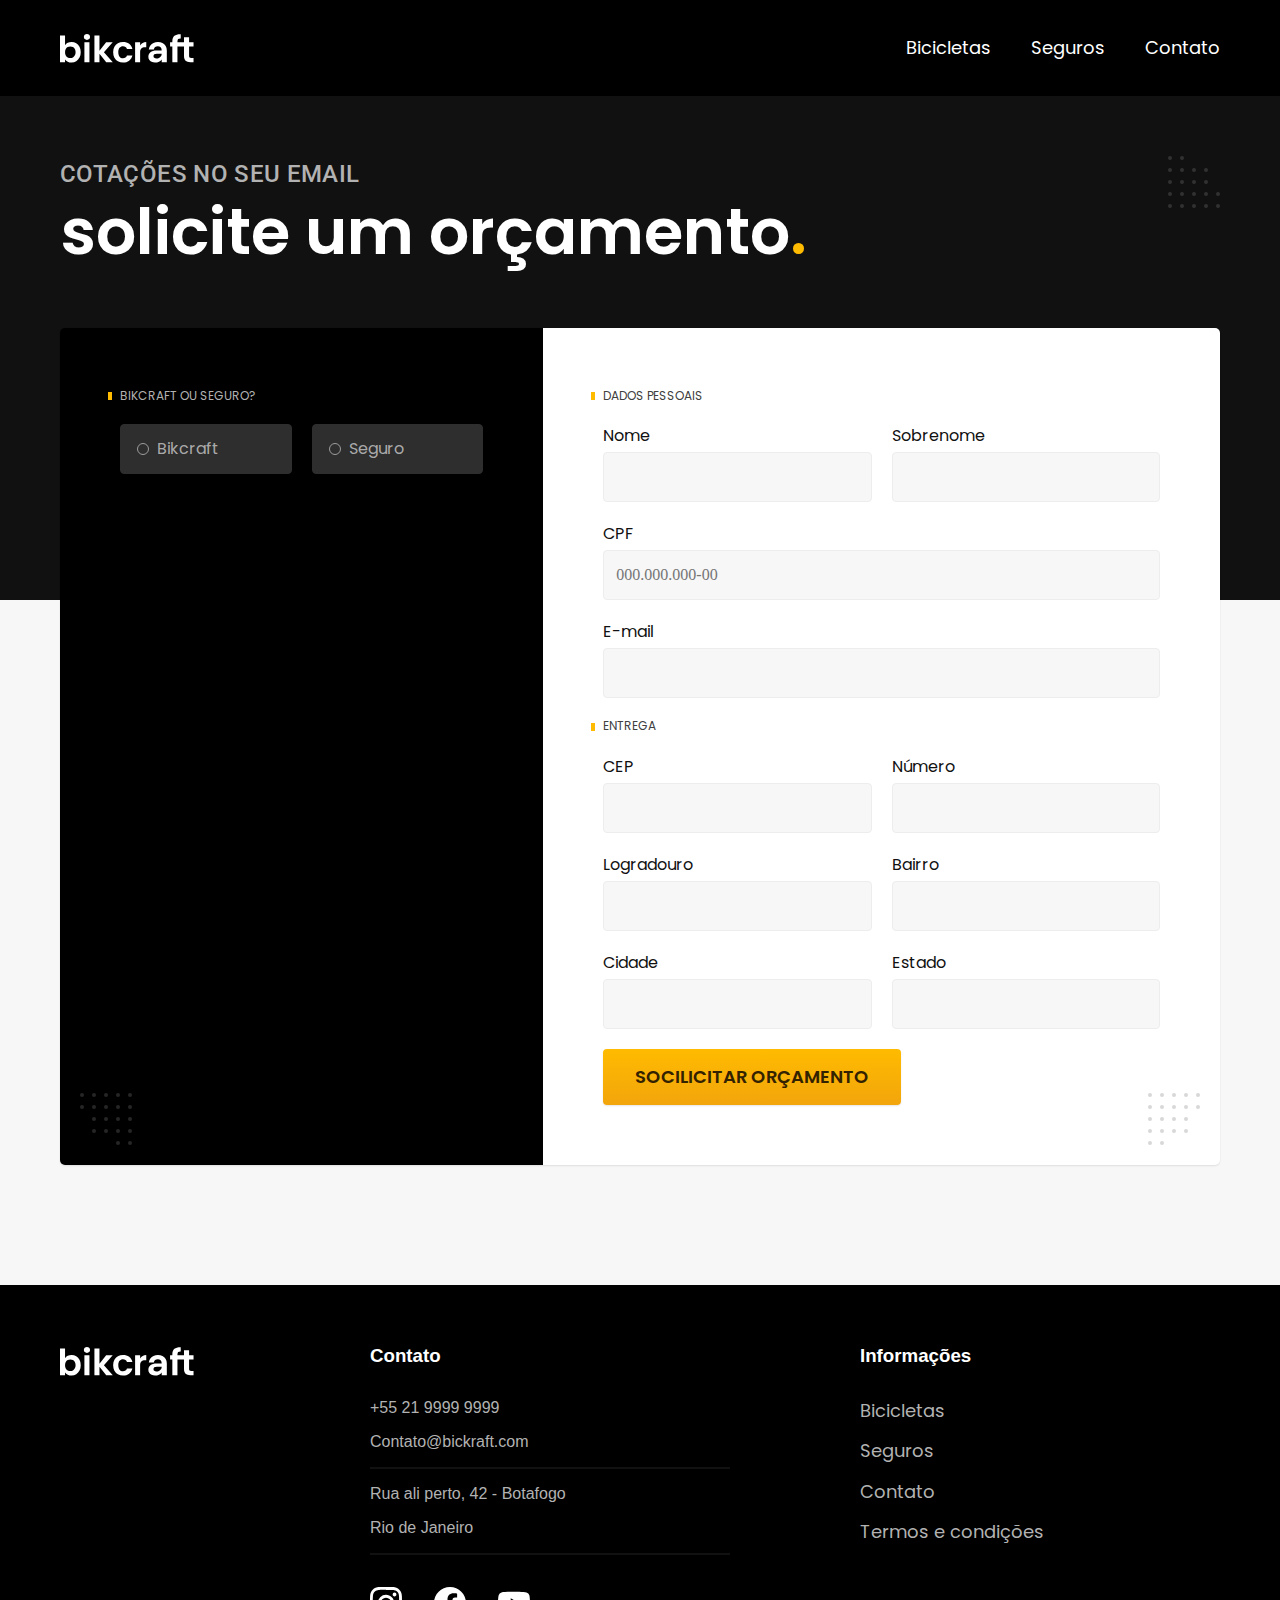
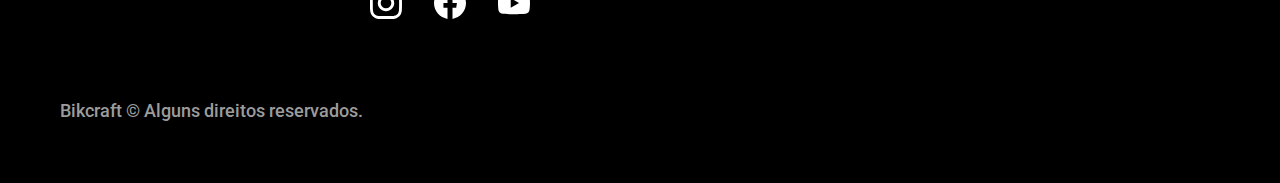
<file: orcamento.html>
<!DOCTYPE html>
<html lang="pt-br">

<head>
    <meta charset="UTF-8">
    <meta name="viewport" content="width=device-width, initial-scale=1.0">
    <meta name="description" content="Termos e condições.">
    <title>Orçamento | Bikcraft</title>

    <link rel="icon" href="./favicon.svg" type="image/svg+xml">
    <link rel="preload" href="./css/style.min.css" as="style">
    <link rel="stylesheet" href="./css/style.min.css">
    <script>document.documentElement.classList.add('js')</script>

    <link rel="preconnect" href="https://fonts.googleapis.com">
    <link rel="preconnect" href="https://fonts.gstatic.com" crossorigin>
    <link
        href="https://fonts.googleapis.com/css2?family=Poppins:ital,wght@0,100;0,200;0,300;0,400;0,500;0,600;0,700;0,800;0,900;1,100;1,200;1,300;1,400;1,500;1,600;1,700;1,800;1,900&family=Roboto:ital,wght@0,100;0,300;0,400;0,500;0,700;0,900;1,100;1,300;1,400;1,500;1,700;1,900&display=swap"
        rel="stylesheet">
    <link rel="preconnect" href="https://fonts.googleapis.com">
    <link rel="preconnect" href="https://fonts.gstatic.com" crossorigin>
    <link
        href="https://fonts.googleapis.com/css2?family=Merriweather:ital,wght@0,300;0,400;0,700;0,900;1,300;1,400;1,700;1,900&family=Poppins:ital,wght@0,100;0,200;0,300;0,400;0,500;0,600;0,700;0,800;0,900;1,100;1,200;1,300;1,400;1,500;1,600;1,700;1,800;1,900&display=swap"
        rel="stylesheet">

    <script>document.documentElement, classList.add('js')</script>
</head>



<body id="orcamento">
    <header class="header-bg">
        <div class="header container">
            <a href="./">
                <img src="./img/bikcraft.svg" alt="Bikcraft">
            </a>

            <nav aria-label="primaria">
                <ul class="header-menu font-1-m cor-0">
                    <li><a href="./bicicletas.html">Bicicletas</a></li>
                    <li><a href="./seguros.html">Seguros</a></li>
                    <li><a href="./contato.html">Contato</a></li>
                </ul>
            </nav>
        </div>
    </header>

    <main>
        <div class="titulo-bg">
            <div class="titulo container">
                <p class="font-2-L-b cor-5">Cotações no seu email</p>
                <h1 class="font-1-xxL cor-0">solicite um orçamento<span class="cor-p1">.</span></h1>
            </div>
        </div>

        <form class="orcamento container" action="./">
            <div class="orcamento-produto">
                <h2 class="font-1-xs cor-5">BIKCRAFT OU SEGURO?</h2>

                <input type="radio" name="tipo" value="bikcraft" id="bikcraft">
                <label for="bikcraft">Bikcraft</label>

                <input type="radio" name="tipo" value="seguro" id="seguro">
                <label for="seguro">Seguro</label>

                <div class="orcamento-conteudo" id="orcamento-bikcraft">
                    <h2 class="font-1-xs cor-5">Escolha a sua </h2>

                    <input type="radio" name="produto" value="nimbus" id="nimbus">
                    <label for="nimbus">Nimbus Stark <span>R$ 4999</span></label>
                    <div class="orcamento-detalhes">
                        <ul class="font-1-xs cor-8">
                            <li><img src="./img/icones/eletrica.svg" width="24" height="24" alt="">Motor Elétrico</li>
                            <li><img src="./img/icones/carbono.svg" width="24" height="24" alt="">Fibra de Carbono </li>
                            <li><img src="./img/icones/velocidade.svg" width="24" height="24" alt="">50 km/h</li>
                            <li><img src="./img/icones/rastreador.svg" width="24" height="24" alt="">Rastreador</li>
                        </ul>
                        <img src="./img/bicicletas/nimbus.jpg" alt="Bicicleta preta">
                    </div>

                    <input type="radio" name="produto" value="magic" id="magic">
                    <label for="magic">Magic Might <span>R$ 2499</span></label>
                    <div class="orcamento-detalhes">
                        <ul class="font-1-xs cor-8">
                            <li><img src="./img/icones/eletrica.svg" width="24" height="24" alt="">Motor Elétrico</li>
                            <li><img src="./img/icones/carbono.svg" width="24" height="24" alt="">Fibra de Carbono </li>
                            <li><img src="./img/icones/velocidade.svg" width="24" height="24" alt="">45 km/h</li>
                            <li><img src="./img/icones/rastreador.svg" width="24" height="24" alt="">Rastreador</li>
                        </ul>
                        <img src="./img/bicicletas/magic.jpg" width="1120" height="680" alt="Bicicleta preta">
                    </div>
                    <input type="radio" name="produto" value="nebula" id="nebula">
                    <label for="nebula">Nebula Cosmic <span>R$ 3999</span></label>
                    <div class="orcamento-detalhes">
                        <ul class="font-1-xs cor-8">
                            <li><img src="./img/icones/eletrica.svg" width="24" height="24" alt="">Motor Elétrico</li>
                            <li><img src="./img/icones/carbono.svg" width="24" height="24" alt="">Fibra de Carbono </li>
                            <li><img src="./img/icones/velocidade.svg" width="24" height="24" alt="">40 km/h</li>
                            <li><img src="./img/icones/rastreador.svg" width="24" height="24" alt="">Rastreador</li>
                        </ul>
                        <img src="./img/bicicletas/nebula.jpg" width="1120" height="680" alt="Bicicleta branca">
                    </div>
                </div>

                <div class="orcamento-conteudo" id="orcamento-seguro">
                    <h2 class="font-1-xs cor-5">Escolha seu plano</h2>

                    <input type="radio" name="produto" value="prata" id="prata">
                    <label for="prata">Prata <span>R$ 199</span></label>

                    <input type="radio" name="produto" value="ouro" id="ouro">
                    <label for="ouro">Ouro <span>R$ 299</span></label>

                </div>
            </div>

            <div class="orcamento-dados form">
                <h2 class="font-1-xs cor-9 col-2">dados pessoais</h2>
                <div>
                    <label for="nome">Nome</label>
                    <input type="text" id="nome" name="nome">
                </div>
                <div>
                    <label for="sobrenome">Sobrenome</label>
                    <input type="text" id="sobrenome" name="sobrenome">
                </div>
                <div class="col-2">
                    <label for="cpf">CPF</label>
                    <input type="text" id="cpf" name="cpf" placeholder="000.000.000-00">
                </div>
                <div class="col-2">
                    <label for="email">E-mail</label>
                    <input type="email" id="email" name="email">
                </div>
                <h2 class="font-1-xs cor-9 col-2">entrega</h2>
                <div>
                    <label for="cep">CEP</label>
                    <input type="text" id="cep" name="cep">
                </div>
                <div>
                    <label for="numero">Número</label>
                    <input type="text" id="numero" name="numero">
                </div>
                <div>
                    <label for="logradouro">Logradouro</label>
                    <input type="text" id="logradouro" name="logradouro">
                </div>
                <div>
                    <label for="bairro">Bairro</label>
                    <input type="text" id="bairro" name="bairro">
                </div>
                <div>
                    <label for="cidade">Cidade</label>
                    <input type="text" id="cidade" name="cidade">
                </div>
                <div>
                    <label for="estado">Estado</label>
                    <input type="text" id="estado" name="estado">
                </div>
                <button class="botao col-2">Socilicitar Orçamento</button>
            </div>

        </form>
    </main>

    <footer class="footer-bg">
        <div class="footer container">
            <img src="./img/bikcraft.svg" width="136" height="32" alt="Bikcraft">
            <div class="footer-contato">
                <h3 class="font-2-l-b cor-0">Contato</h3>
                <ul class="font_2-m cor-5">
                    <li><a href="tel:+552199999999"></a>+55 21 9999 9999</li>
                    <li><a href="mailto:contato@bickraft.com"></a>Contato@bickraft.com</li>
                    <li>Rua ali perto, 42 - Botafogo</li>
                    <li>Rio de Janeiro</li>
                </ul>
                <div class="footer-redes">
                    <a href="./">
                        <img src="./img/redes/instagram.svg" width="32" height="32" alt="Instagram">
                    </a>
                    <a href="./">
                        <img src="./img/redes/facebook.svg" width="32" height="32" alt="Facebook">
                    </a>
                    <a href="./">
                        <img src="./img/redes/youtube.svg" width="32" height="32" alt="Youtube">
                    </a>
                </div>
            </div>
            <div class="footer-informacoes">
                <h3 class="font-2-l-b cor-0">Informações</h3>
                <nav>
                    <ul class="font-1-m cor-5">
                        <li><a href="./bicicletas.html">Bicicletas</a></li>
                        <li><a href="./seguros.html">Seguros</a></li>
                        <li><a href="./contato.html">Contato</a></li>
                        <li><a href="./termos.html">Termos e condições</a></li>
                    </ul>
                </nav>
            </div>
            <p class="footer-copy font-2-m cor-6">Bikcraft © Alguns direitos reservados.</p>
        </div>
    </footer>
    <script src="./js/script.js"></script>

</body>

</html>
</file>
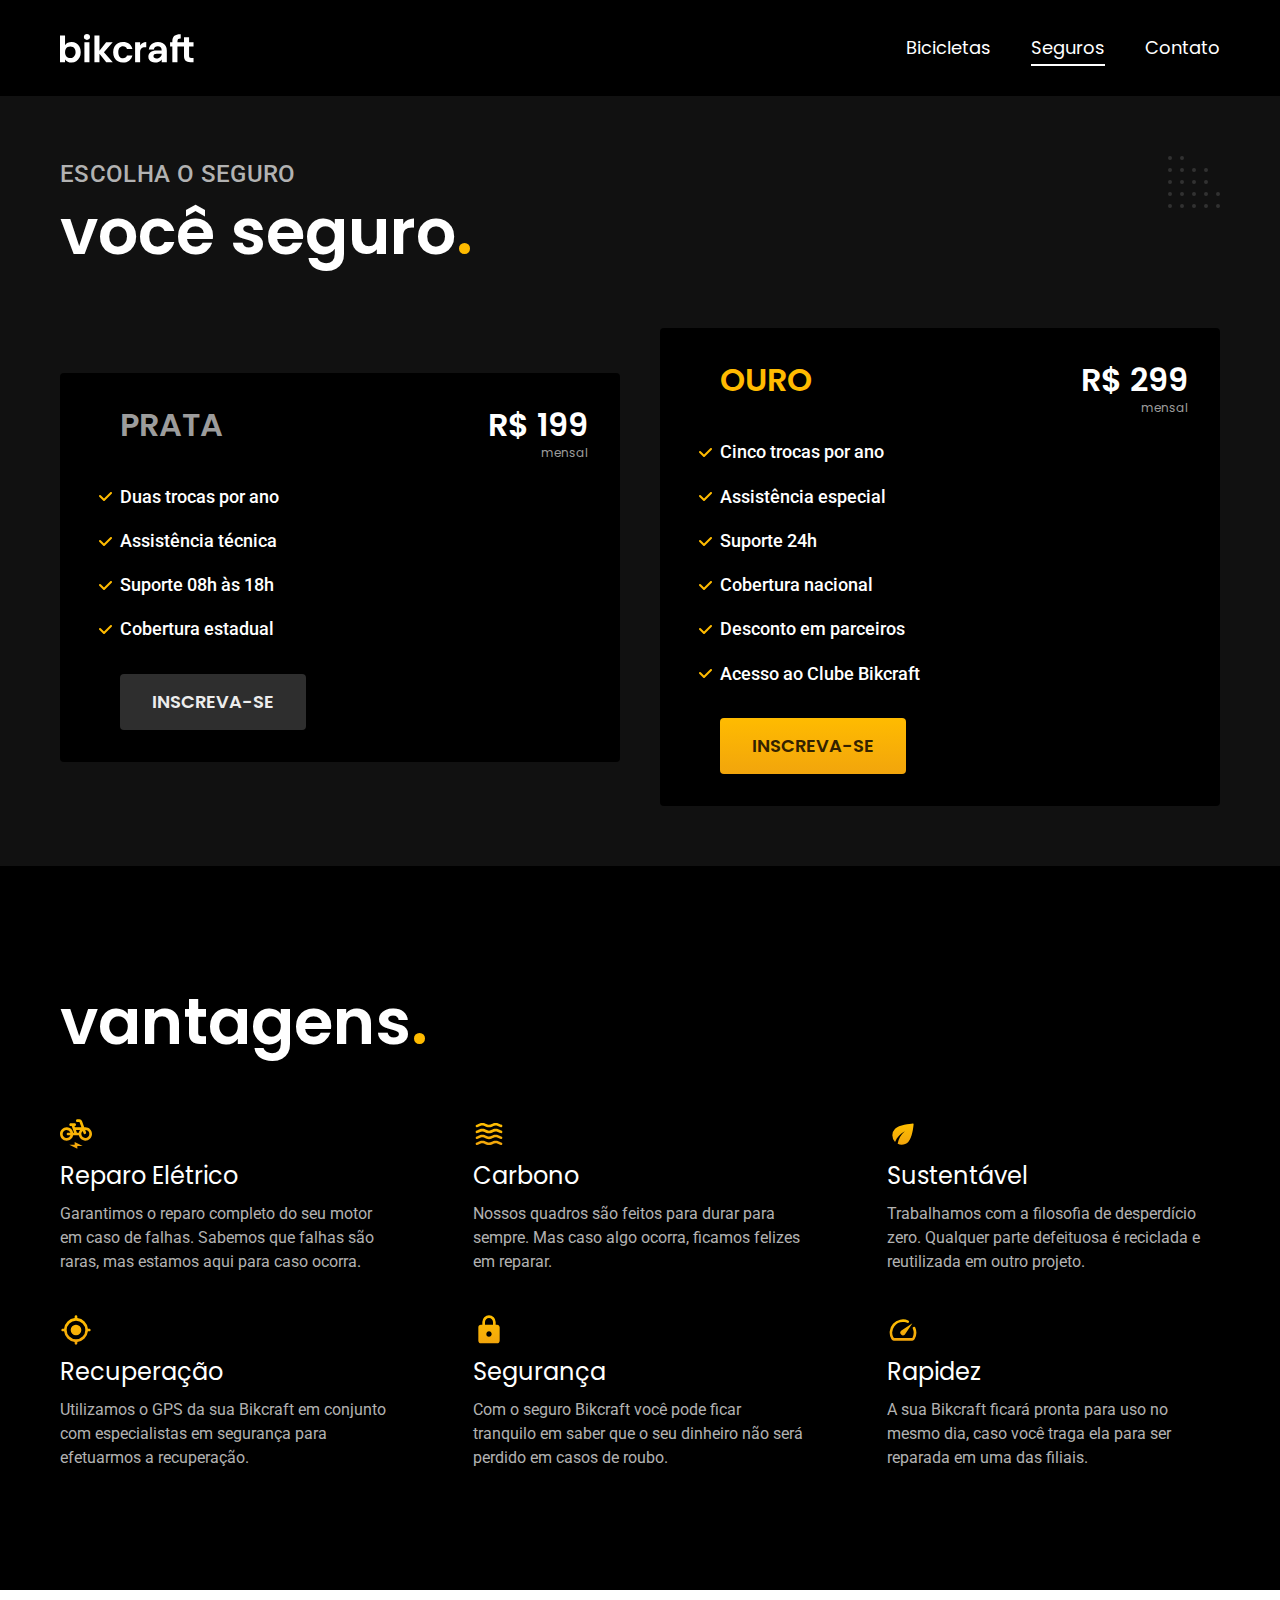
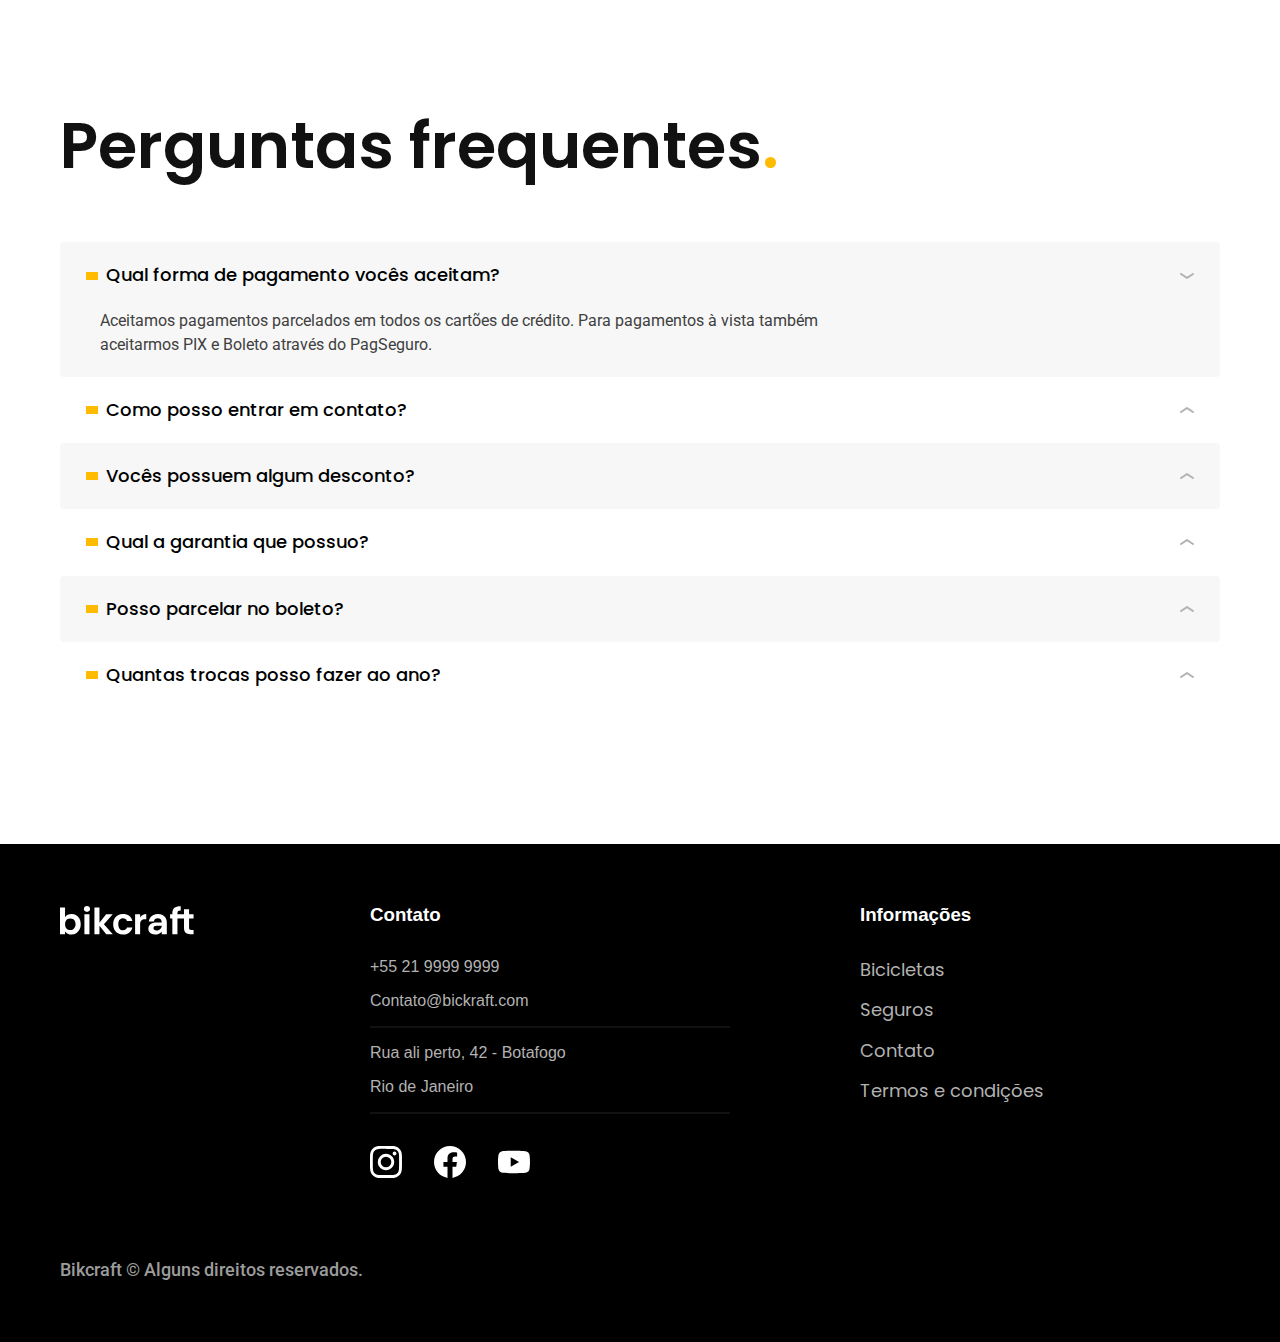
<file: seguros.html>
<!DOCTYPE html>
<html lang="pt-br">

<head>
    <meta charset="UTF-8">
    <meta name="viewport" content="width=device-width, initial-scale=1.0">
    <meta name="description" content="Termos e condições.">
    <title>Seguros | Bikcraft</title>
    <link rel="icon" href="./favicon.svg" type="image/svg+xml">
    <link rel="preload" href="./css/style.min.css" as="style">
    <link rel="stylesheet" href="./css/style.min.css">
    <script>document.documentElement.classList.add('js')</script>

    <link rel="preconnect" href="https://fonts.googleapis.com">
    <link rel="preconnect" href="https://fonts.gstatic.com" crossorigin>
    <link
        href="https://fonts.googleapis.com/css2?family=Poppins:ital,wght@0,100;0,200;0,300;0,400;0,500;0,600;0,700;0,800;0,900;1,100;1,200;1,300;1,400;1,500;1,600;1,700;1,800;1,900&family=Roboto:ital,wght@0,100;0,300;0,400;0,500;0,700;0,900;1,100;1,300;1,400;1,500;1,700;1,900&display=swap"
        rel="stylesheet">
    <link rel="preconnect" href="https://fonts.googleapis.com">
    <link rel="preconnect" href="https://fonts.gstatic.com" crossorigin>
    <link
        href="https://fonts.googleapis.com/css2?family=Merriweather:ital,wght@0,300;0,400;0,700;0,900;1,300;1,400;1,700;1,900&family=Poppins:ital,wght@0,100;0,200;0,300;0,400;0,500;0,600;0,700;0,800;0,900;1,100;1,200;1,300;1,400;1,500;1,600;1,700;1,800;1,900&display=swap"
        rel="stylesheet">
</head>



<body id="seguros">
    <header class="header-bg">
        <div class="header container">
            <a href="./">
                <img src="./img/bikcraft.svg" width="136" height="32" alt="Bikcraft">
            </a>

            <nav aria-label="primaria">
                <ul class="header-menu font-1-m cor-0">
                    <li><a href="./bicicletas.html">Bicicletas</a></li>
                    <li><a href="./seguros.html">Seguros</a></li>
                    <li><a href="./contato.html">Contato</a></li>
                </ul>
            </nav>
        </div>
    </header>

    <main class="seguros-bg">
        <div class="titulo-bg">
            <div class="titulo container">
                <p class="font-2-L-b cor-5">Escolha o seguro</p>
                <h1 class="font-1-xxL cor-0">você seguro<span class="cor-p1">.</span></h1>
            </div>
        </div>
        <div class="seguros container">

            <div class="seguros-item fadeInLeft" data-anime="200">
                <h3 class="font-1-xL cor-6">PRATA</h3>
                <span class="font-1-xL cor-0">R$ 199 <span class="font-1-xs cor-6">mensal</span></span>
                <ul class="font-2-m cor-0">
                    <li>Duas trocas por ano
                    </li>
                    <li>Assistência técnica
                    </li>
                    <li>Suporte 08h às 18h
                    </li>
                    <li>Cobertura estadual
                    </li>
                </ul>
                <a class="botao secundario" href="./orcamento.html?tipo=seguro&produto=prata">Inscreva-se</a>
            </div>
            <div class="seguros-item fadeInRight" data-anime="400">
                <h3 class="font-1-xL cor-p1">OURO</h3>
                <span class="font-1-xL cor-0">R$ 299 <span class="font-1-xs cor-6">mensal</span></span>
                <ul class="font-2-m cor-0">
                    <li>Cinco trocas por ano
                    </li>
                    <li>Assistência especial
                    </li>
                    <li>Suporte 24h
                    </li>
                    <li>Cobertura nacional
                    </li>
                    <li>Desconto em parceiros
                    </li>
                    <li>Acesso ao Clube Bikcraft
                    </li>
                </ul>
                <a class="botao" href="./orcamento.html?tipo=seguro&produto=ouro">Inscreva-se</a>
            </div>
        </div>
    </main>

    <article class="vantagens-bg">
        <div class="vantagens container">
            <h2 class="font-1-xxL cor-0">vantagens<span class="cor-p1">.</span></h2>
            <ul>
                <li>
                    <img src="./img/icones/eletrica.svg" alt="">
                    <h3 class="font-1-L cor-0">Reparo Elétrico</h3>
                    <p class="font-2-s cor-5">Garantimos o reparo completo do seu motor em caso de falhas. Sabemos que
                        falhas são raras, mas estamos aqui para caso ocorra.</p>
                </li>
                <li>
                    <img src="./img/icones/carbono.svg" width="32" height="32" alt="">
                    <h3 class="font-1-L cor-0">Carbono</h3>
                    <p class="font-2-s cor-5">Nossos quadros são feitos para durar para sempre. Mas caso algo ocorra,
                        ficamos felizes em reparar.</p>
                </li>
                <li>
                    <img src="./img/icones/sustentavel.svg" width="32" height="32" alt="">
                    <h3 class="font-1-L cor-0">Sustentável</h3>
                    <p class="font-2-s cor-5">Trabalhamos com a filosofia de desperdício zero. Qualquer parte defeituosa
                        é reciclada e reutilizada em outro projeto.
                    </p>
                </li>
                <li>
                    <img src="./img/icones/rastreador.svg" width="32" height="32" alt="">
                    <h3 class="font-1-L cor-0">Recuperação</h3>
                    <p class="font-2-s cor-5">Utilizamos o GPS da sua Bikcraft em conjunto com especialistas em
                        segurança para efetuarmos a recuperação.
                    </p>
                </li>
                <li>
                    <img src="./img/icones/seguro.svg" width="32" height="32" alt="">
                    <h3 class="font-1-L cor-0">Segurança</h3>
                    <p class="font-2-s cor-5">Com o seguro Bikcraft você pode ficar tranquilo em saber que o seu
                        dinheiro não será perdido em casos de roubo.
                    </p>
                </li>
                <li>
                    <img src="./img/icones/velocidade.svg" width="32" height="32" alt="">
                    <h3 class="font-1-L cor-0">Rapidez</h3>
                    <p class="font-2-s cor-5">A sua Bikcraft ficará pronta para uso no mesmo dia, caso você traga ela
                        para ser reparada em uma das filiais.</p>
                </li>
            </ul>
        </div>
    </article>

    <article class="perguntas container">
        <h2 class="font-1-xxL">Perguntas frequentes<span class="cor-p1">.</span></h2>

        <dl>
            <div>
                <dt><button class="font-1-m-b" aria-controls="pergunta1" aria-expanded="true">Qual forma de pagamento
                        vocês aceitam?</button>
                </dt>
                <dd id="pergunta1" class="font-2-s cor-9 ativa">Aceitamos pagamentos parcelados em todos os cartões de
                    crédito. Para
                    pagamentos à vista também aceitarmos PIX e Boleto através do PagSeguro.
                </dd>
            </div>
            <div>
                <dt><button aria-controls="pergunta2" aria-expanded="false" class="font-1-m-b">Como posso entrar em
                        contato?</button>
                </dt>
                <dd id="pergunta2" class="font-2-s cor-9">Aceitamos pagamentos parcelados em todos os cartões de
                    crédito. Para
                    pagamentos à vista também aceitarmos PIX e Boleto através do PagSeguro.
                </dd>
            </div>
            <div>
                <dt><button aria-controls="pergunta3" aria-expanded="false" class="font-1-m-b">Vocês possuem algum
                        desconto?</button>
                </dt>
                <dd id="pergunta3" class="font-2-s cor-9">Aceitamos pagamentos parcelados em todos os cartões de
                    crédito. Para
                    pagamentos à vista também aceitarmos PIX e Boleto através do PagSeguro.
                </dd>
            </div>
            <div>
                <dt><button aria-controls="pergunta4" aria-expanded="false" class="font-1-m-b">Qual a garantia que
                        possuo?</button>
                </dt>
                <dd id="pergunta4" class="font-2-s cor-9">Aceitamos pagamentos parcelados em todos os cartões de
                    crédito. Para
                    pagamentos à vista também aceitarmos PIX e Boleto através do PagSeguro.
                </dd>
            </div>
            <div>
                <dt><button aria-controls="pergunta5" aria-expanded="false" class="font-1-m-b">Posso parcelar no
                        boleto?</button>
                </dt>
                <dd id="pergunta5" class="font-2-s cor-9">Aceitamos pagamentos parcelados em todos os cartões de
                    crédito. Para
                    pagamentos à vista também aceitarmos PIX e Boleto através do PagSeguro.
                </dd>
            </div>
            <div>
                <dt><button aria-controls="pergunta6" aria-expanded="false" class="font-1-m-b">Quantas trocas posso
                        fazer ao ano?</button>
                </dt>
                <dd id="pergunta6" class="font-2-s cor-9">Aceitamos pagamentos parcelados em todos os cartões de
                    crédito. Para
                    pagamentos à vista também aceitarmos PIX e Boleto através do PagSeguro.
                </dd>
            </div>
        </dl>
    </article>

    <footer class="footer-bg">
        <div class="footer container">
            <img src="./img/bikcraft.svg" width="136" height="32" alt="Bikcraft">
            <div class="footer-contato">
                <h3 class="font-2-l-b cor-0">Contato</h3>
                <ul class="font_2-m cor-5">
                    <li><a href="tel:+552199999999"></a>+55 21 9999 9999</li>
                    <li><a href="mailto:contato@bickraft.com"></a>Contato@bickraft.com</li>
                    <li>Rua ali perto, 42 - Botafogo</li>
                    <li>Rio de Janeiro</li>
                </ul>
                <div class="footer-redes">
                    <a href="./">
                        <img src="./img/redes/instagram.svg" width="32" height="32" alt="Instagram">
                    </a>
                    <a href="./">
                        <img src="./img/redes/facebook.svg" width="32" height="32" alt="Facebook">
                    </a>
                    <a href="./">
                        <img src="./img/redes/youtube.svg" width="32" height="32" alt="Youtube">
                    </a>
                </div>
            </div>
            <div class="footer-informacoes">
                <h3 class="font-2-l-b cor-0">Informações</h3>
                <nav>
                    <ul class="font-1-m cor-5">
                        <li><a href="./bicicletas.html">Bicicletas</a></li>
                        <li><a href="./seguros.html">Seguros</a></li>
                        <li><a href="./contato.html">Contato</a></li>
                        <li><a href="./termos.html">Termos e condições</a></li>
                    </ul>
                </nav>
            </div>
            <p class="footer-copy font-2-m cor-6">Bikcraft © Alguns direitos reservados.</p>
        </div>
    </footer>
    <script src="./js/plugins/simple-anime.js"></script>
    <script src="./js/script.js"></script>

</body>

</html>
</file>
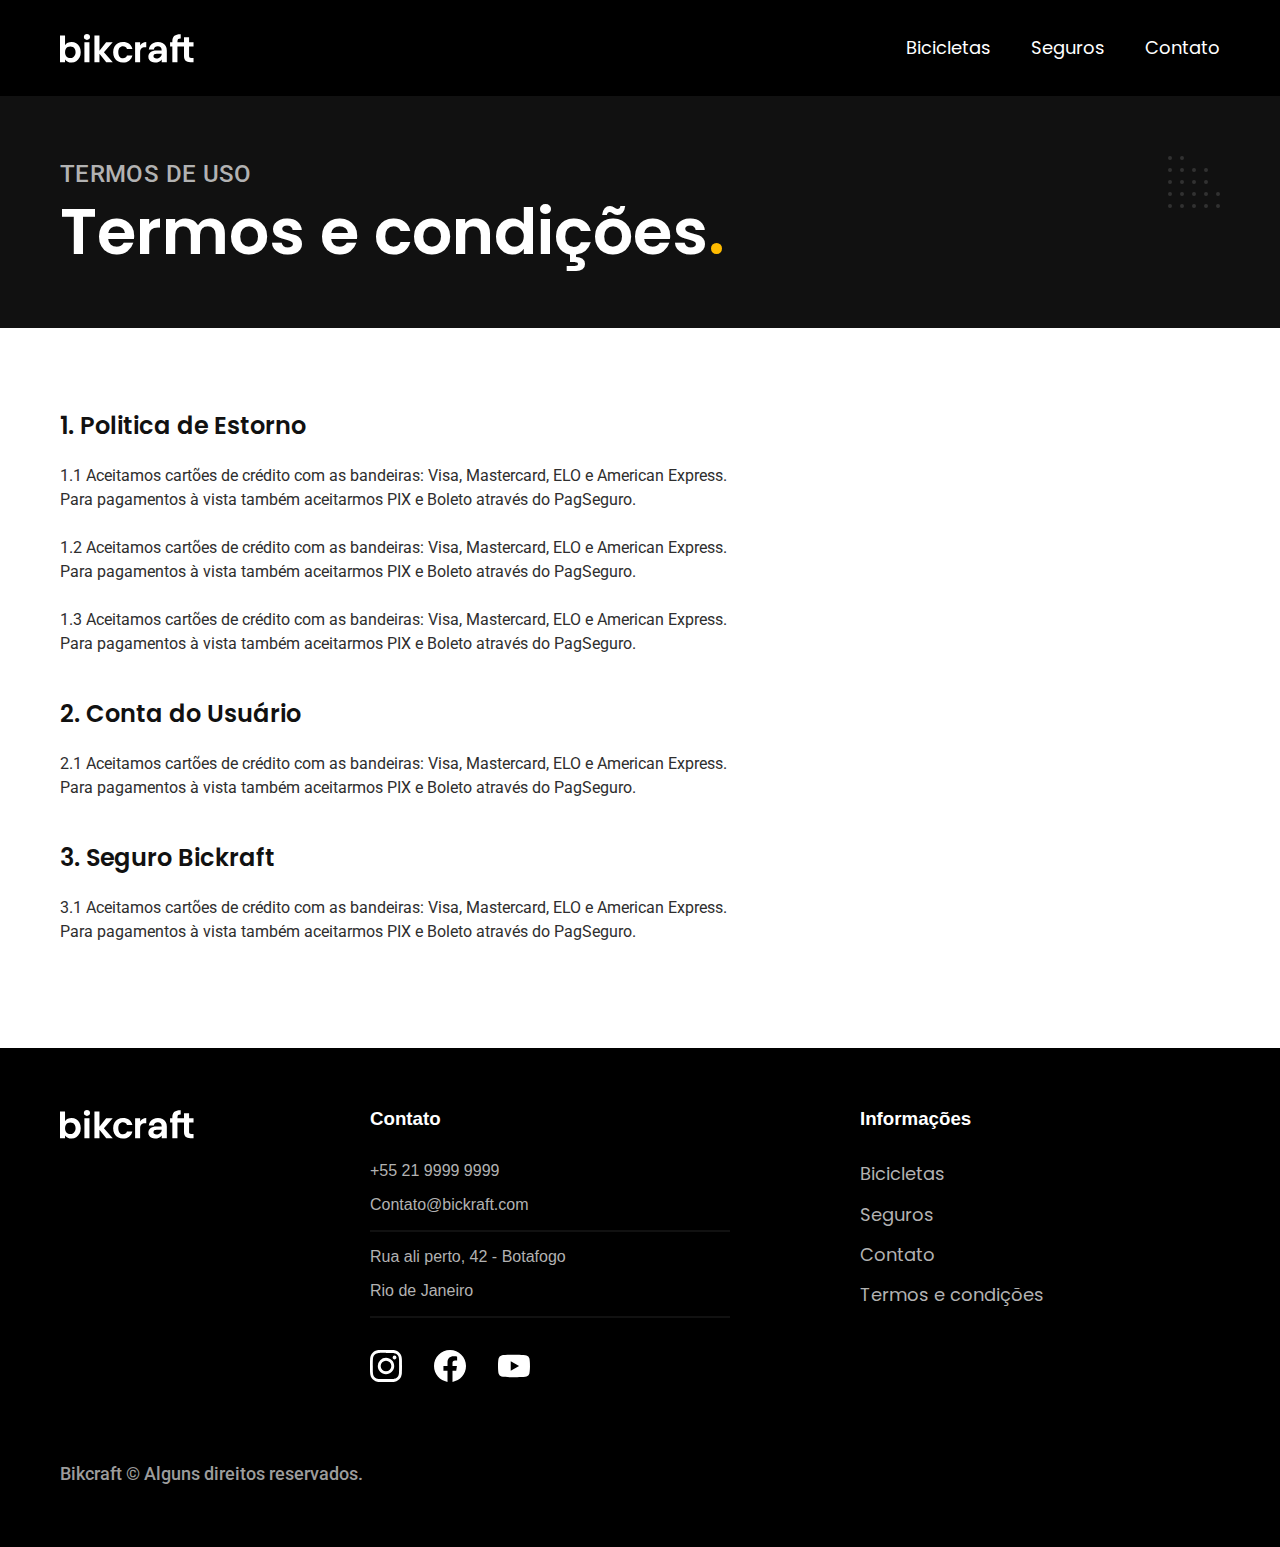
<file: termos.html>
<!DOCTYPE html>
<html lang="pt-br">

<head>
    <meta charset="UTF-8">
    <meta name="viewport" content="width=device-width, initial-scale=1.0">
    <meta name="description" content="Termos e condições.">
    <title>Termos e Condições | Bikcraft - Bicicletas Elétricas</title>
    <link rel="icon" href="./favicon.svg" type="image/svg+xml">
    <link rel="preload" href="./css/style.min.css" as="style">
    <link rel="stylesheet" href="./css/style.min.css">
    <script>document.documentElement.classList.add('js')</script>

    <link rel="preconnect" href="https://fonts.googleapis.com">
    <link rel="preconnect" href="https://fonts.gstatic.com" crossorigin>
    <link
        href="https://fonts.googleapis.com/css2?family=Poppins:ital,wght@0,100;0,200;0,300;0,400;0,500;0,600;0,700;0,800;0,900;1,100;1,200;1,300;1,400;1,500;1,600;1,700;1,800;1,900&family=Roboto:ital,wght@0,100;0,300;0,400;0,500;0,700;0,900;1,100;1,300;1,400;1,500;1,700;1,900&display=swap"
        rel="stylesheet">
    <link rel="preconnect" href="https://fonts.googleapis.com">
    <link rel="preconnect" href="https://fonts.gstatic.com" crossorigin>
    <link
        href="https://fonts.googleapis.com/css2?family=Merriweather:ital,wght@0,300;0,400;0,700;0,900;1,300;1,400;1,700;1,900&family=Poppins:ital,wght@0,100;0,200;0,300;0,400;0,500;0,600;0,700;0,800;0,900;1,100;1,200;1,300;1,400;1,500;1,600;1,700;1,800;1,900&display=swap"
        rel="stylesheet">
</head>



<body id="termos">
    <header class="header-bg">
        <div class="header container">
            <a href="./">
                <img src="./img/bikcraft.svg" width="136" height="32" alt="Bikcraft">
            </a>

            <nav aria-label="primaria">
                <ul class="header-menu font-1-m cor-0">
                    <li><a href="./bicicletas.html">Bicicletas</a></li>
                    <li><a href="./seguros.html">Seguros</a></li>
                    <li><a href="./contato.html">Contato</a></li>
                </ul>
            </nav>
        </div>
    </header>

    <main>
        <div class="titulo-bg">
            <div class="titulo container">
                <p class="font-2-L-b cor-5">Termos de uso</p>
                <h1 class="font-1-xxL cor-0">Termos e condições<span class="cor-p1">.</span></h1>
            </div>
        </div>

        <div class="termos font-2-s cor-10 container">
            <h2 class="font-1-L cor-11">1. Politica de Estorno</h2>
            <p>1.1 Aceitamos cartões de crédito com as bandeiras: Visa, Mastercard, ELO e American Express. Para
                pagamentos à vista também aceitarmos PIX e Boleto através do PagSeguro.
            </p>
            <p>1.2 Aceitamos cartões de crédito com as bandeiras: Visa, Mastercard, ELO e American Express. Para
                pagamentos à vista também aceitarmos PIX e Boleto através do PagSeguro.</p>
            <p>1.3 Aceitamos cartões de crédito com as bandeiras: Visa, Mastercard, ELO e American Express. Para
                pagamentos à vista também aceitarmos PIX e Boleto através do PagSeguro. </p>
            <h2 class="font-1-L cor-11">2. Conta do Usuário
            </h2>
            <p>2.1 Aceitamos cartões de crédito com as bandeiras: Visa, Mastercard, ELO e American Express. Para
                pagamentos à vista também aceitarmos PIX e Boleto através do PagSeguro.</p>
            <h2 class="font-1-L cor-11">3. Seguro Bickraft</h2>
            <p>3.1 Aceitamos cartões de crédito com as bandeiras: Visa, Mastercard, ELO e American Express. Para
                pagamentos à vista também aceitarmos PIX e Boleto através do PagSeguro.</p>
        </div>
    </main>

    <footer class="footer-bg">
        <div class="footer container">
            <img src="./img/bikcraft.svg" width="136" height="32" alt="Bikcraft">
            <div class="footer-contato">
                <h3 class="font-2-l-b cor-0">Contato</h3>
                <ul class="font_2-m cor-5">
                    <li><a href="tel:+552199999999"></a>+55 21 9999 9999</li>
                    <li><a href="mailto:contato@bickraft.com"></a>Contato@bickraft.com</li>
                    <li>Rua ali perto, 42 - Botafogo</li>
                    <li>Rio de Janeiro</li>
                </ul>
                <div class="footer-redes">
                    <a href="./">
                        <img src="./img/redes/instagram.svg" width="32" height="32" alt="Instagram">
                    </a>
                    <a href="./">
                        <img src="./img/redes/facebook.svg" width="32" height="32" alt="Facebook">
                    </a>
                    <a href="./">
                        <img src="./img/redes/youtube.svg" width="32" height="32" alt="Youtube">
                    </a>
                </div>
            </div>
            <div class="footer-informacoes">
                <h3 class="font-2-l-b cor-0">Informações</h3>
                <nav>
                    <ul class="font-1-m cor-5">
                        <li><a href="./bicicletas.html">Bicicletas</a></li>
                        <li><a href="./seguros.html">Seguros</a></li>
                        <li><a href="./contato.html">Contato</a></li>
                        <li><a href="./termos.html">Termos e condições</a></li>
                    </ul>
                </nav>
            </div>
            <p class="footer-copy font-2-m cor-6">Bikcraft © Alguns direitos reservados.</p>
        </div>
    </footer>
    <script src="./js/script.js"></script>
</body>

</html>
</file>
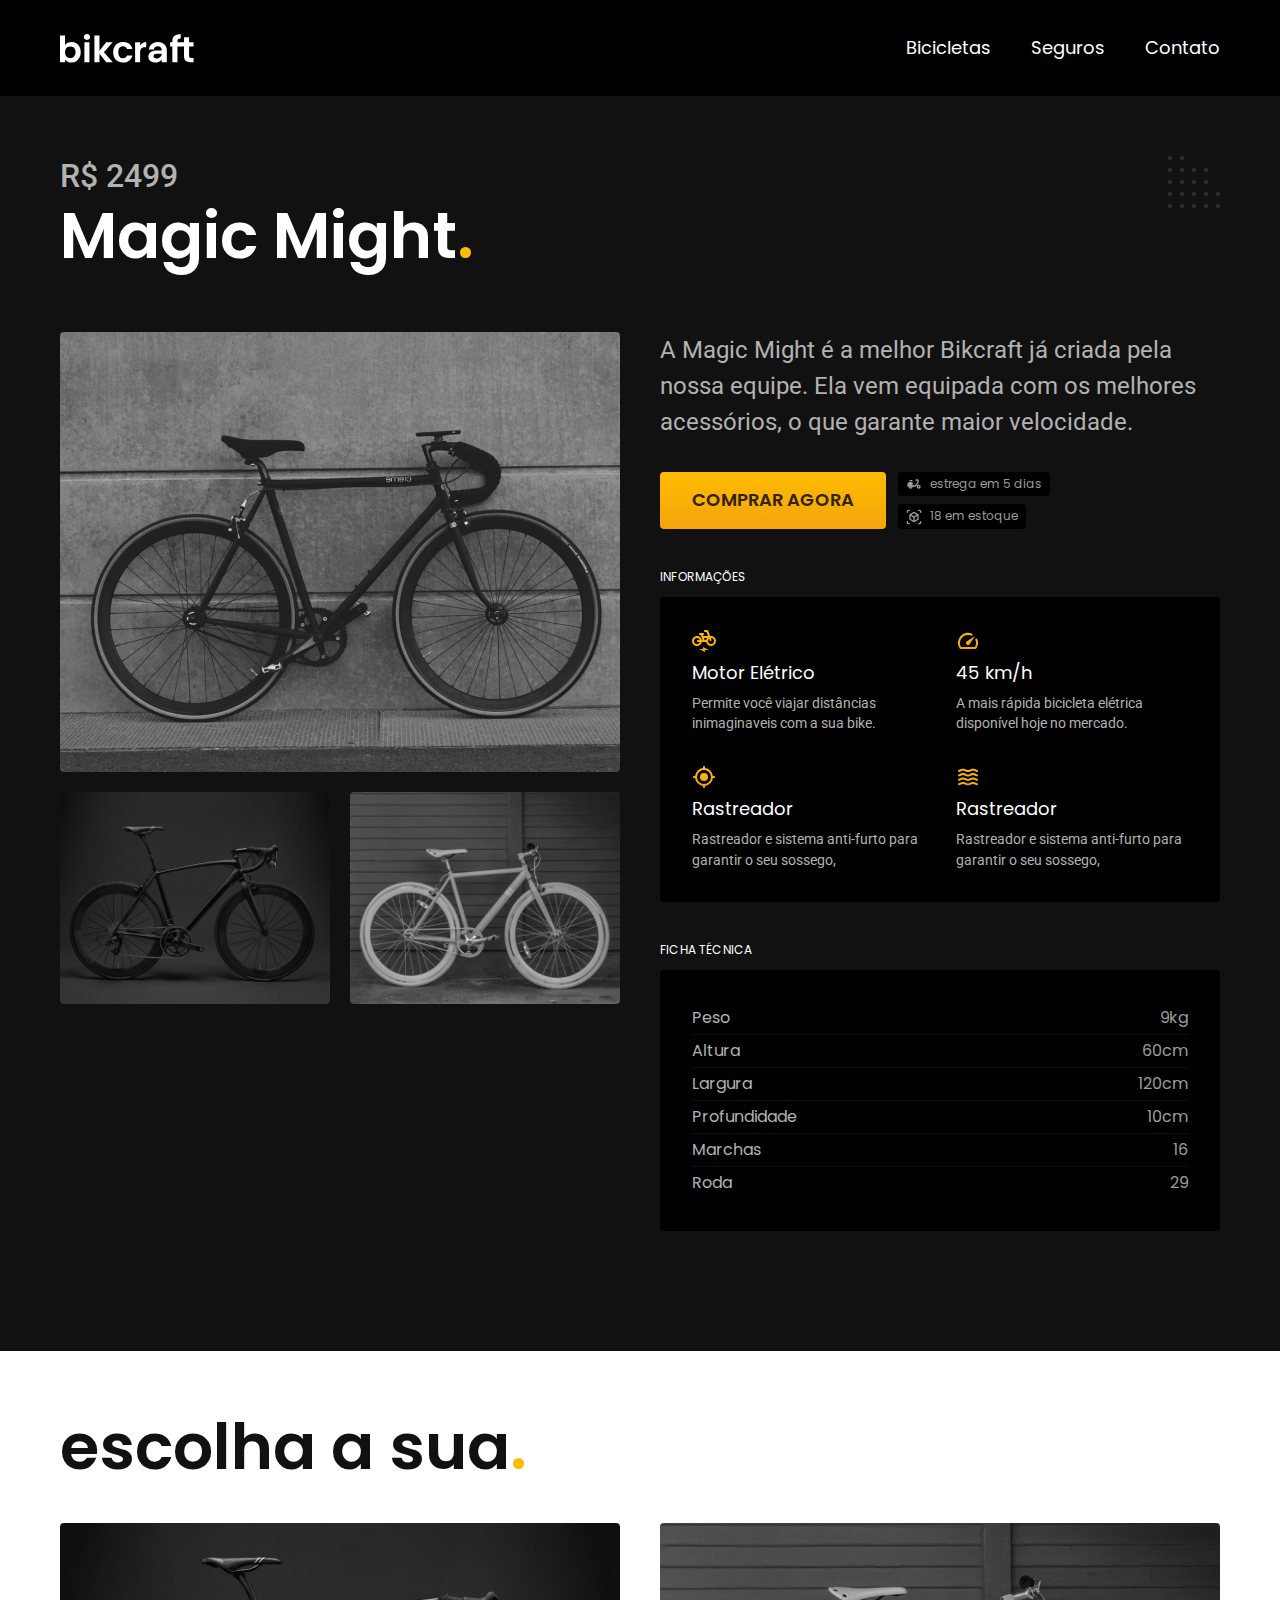
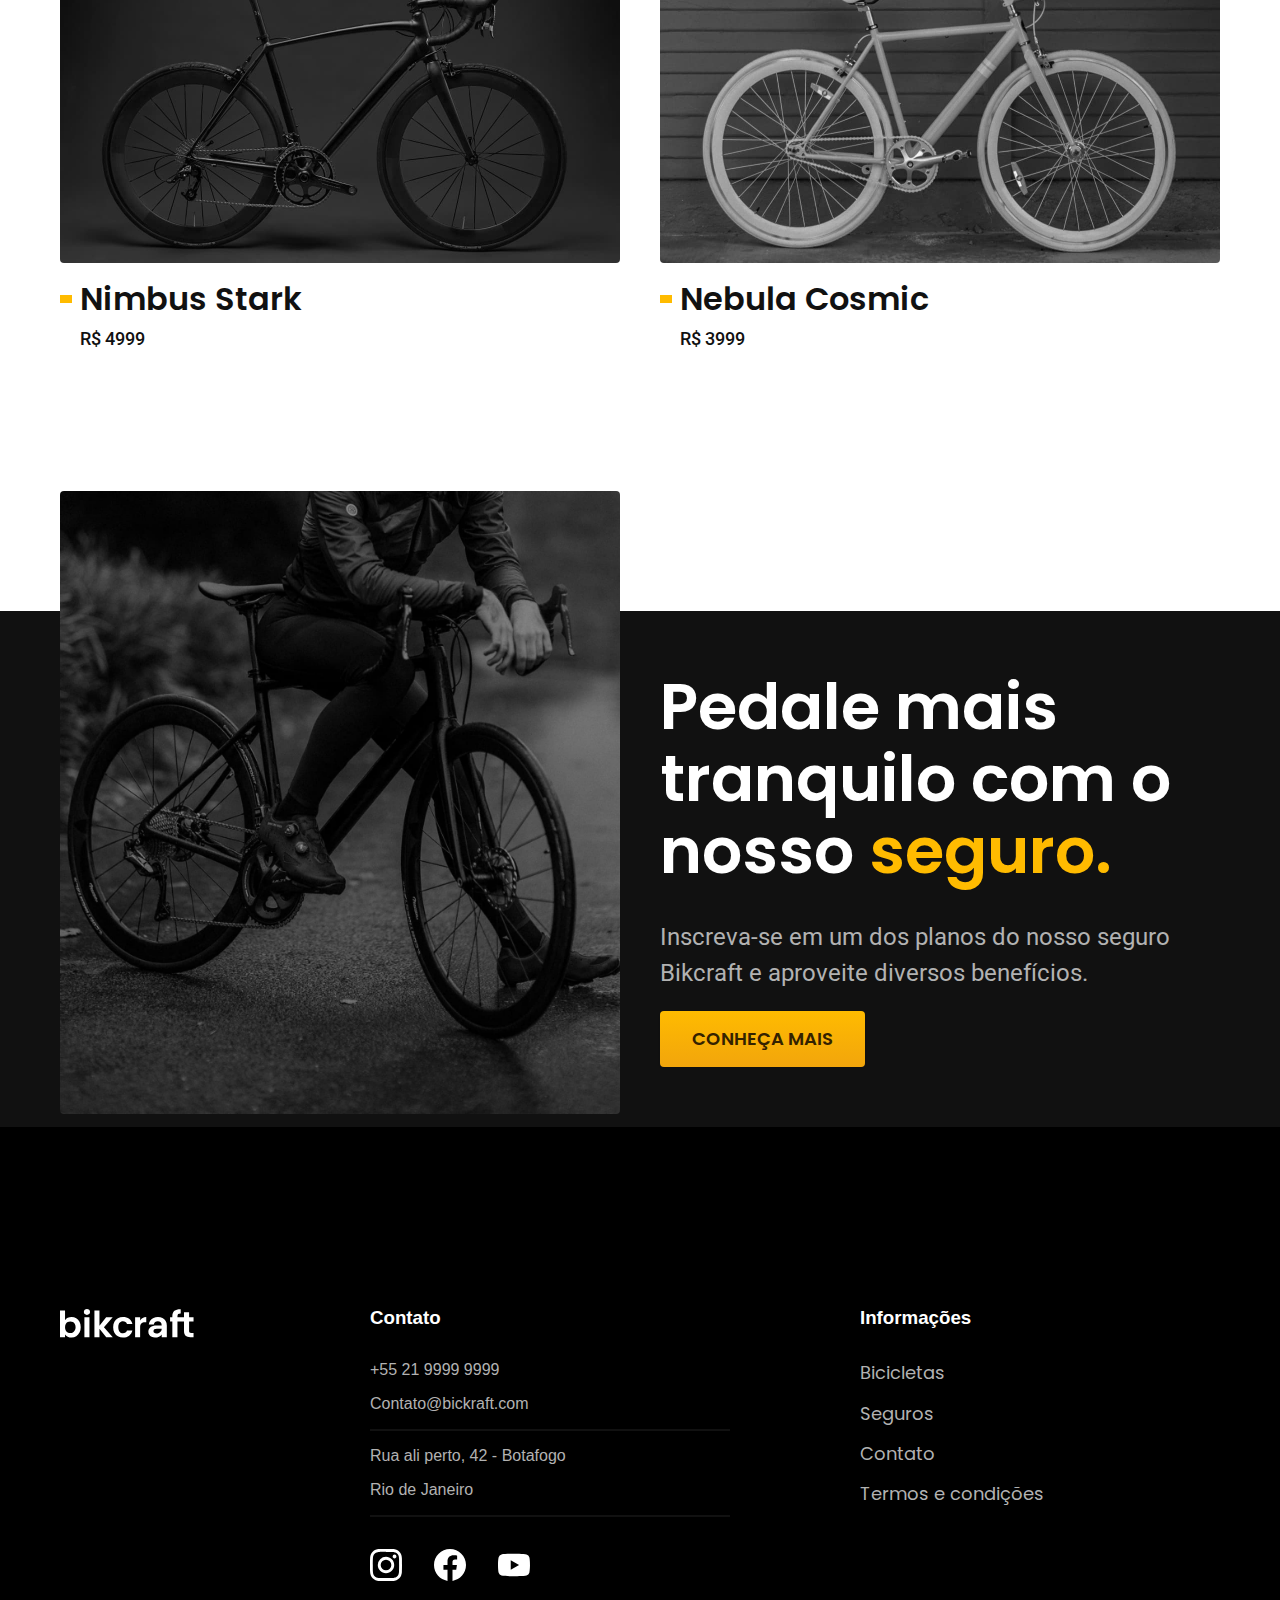
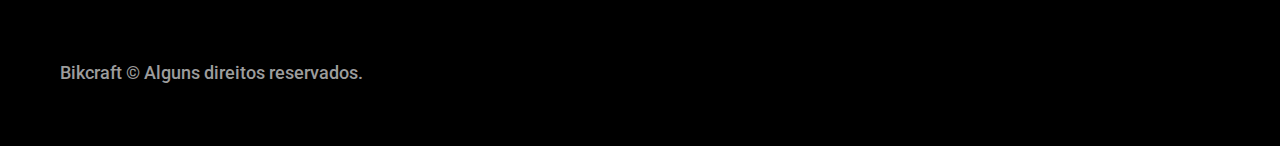
<file: bicicletas/magic.html>
<!DOCTYPE html>
<html lang="pt-br">

<head>
    <meta charset="UTF-8">
    <meta name="viewport" content="width=device-width, initial-scale=1.0">
    <meta name="description" content="Termos e condições.">
    <title>Magic | Bikcraft</title>

    <link rel="icon" href="../favicon.svg" type="image/svg+xml">
    <link rel="stylesheet" href="../css/style.min.css">
    <script>document.documentElement.classList.add('js')</script>

    <link rel="preconnect" href="https://fonts.googleapis.com">
    <link rel="preconnect" href="https://fonts.gstatic.com" crossorigin>
    <link
        href="https://fonts.googleapis.com/css2?family=Poppins:ital,wght@0,100;0,200;0,300;0,400;0,500;0,600;0,700;0,800;0,900;1,100;1,200;1,300;1,400;1,500;1,600;1,700;1,800;1,900&family=Roboto:ital,wght@0,100;0,300;0,400;0,500;0,700;0,900;1,100;1,300;1,400;1,500;1,700;1,900&display=swap"
        rel="stylesheet">
    <link rel="preconnect" href="https://fonts.googleapis.com">
    <link rel="preconnect" href="https://fonts.gstatic.com" crossorigin>
    <link
        href="https://fonts.googleapis.com/css2?family=Merriweather:ital,wght@0,300;0,400;0,700;0,900;1,300;1,400;1,700;1,900&family=Poppins:ital,wght@0,100;0,200;0,300;0,400;0,500;0,600;0,700;0,800;0,900;1,100;1,200;1,300;1,400;1,500;1,600;1,700;1,800;1,900&display=swap"
        rel="stylesheet">

</head>



<body id="bicicleta">
    <header class="header-bg">
        <div class="header container">
            <a href="../">
                <img src="../img/bikcraft.svg" alt="Bikcraft">
            </a>

            <nav aria-label="primaria">
                <ul class="header-menu font-1-m cor-0">
                    <li><a href="../bicicletas.html">Bicicletas</a></li>
                    <li><a href="../seguros.html">Seguros</a></li>
                    <li><a href="../contato.html">Contato</a></li>
                </ul>
            </nav>
        </div>
    </header>

    <main class="titulo-bg">
        <div>
            <div class="titulo container">
                <p class="font-2-xL cor-5">R$ 2499</p>
                <h1 class="font-1-xxL cor-0">Magic Might<span class="cor-p1">.</span></h1>
            </div>
        </div>
        <div class="bicicleta container">
            <div class="bicicleta-imagens">
                <img src="../img/bicicleta/nimbus2.jpg" alt="Bicicleta1">
                <img src="../img/bicicleta/nimbus1.jpg" alt="Bicicleta2">
                <img src="../img/bicicleta/nimbus3.jpg" alt="Bicicleta3">
            </div>
            <div class="bicicleta-conteudo">
                <p class="font-2-L cor-5">A Magic Might é a melhor Bikcraft já criada pela nossa equipe. Ela vem
                    equipada com os melhores acessórios, o que garante maior velocidade.</p>
                <div class="bicicleta-comprar">
                    <a class="botao" href="../orcamento.html?tipo=bikcraft&produto=magic">Comprar Agora</a>
                    <span class="font-1-xs cor-6"> <img src="../img/icones/entrega.svg" alt=""> estrega em 5 dias</span>
                    <span class="font-1-xs cor-6"> <img src="../img/icones/estoque.svg" alt=""> 18 em estoque</span>
                </div>


                <h2 class="font-1-xs cor-0">Informações</h2>
                <ul class="bicicleta-informacoes">
                    <li>
                        <img src="../img/icones/eletrica.svg" alt="">
                        <h3 class="font-1-m cor-0">Motor Elétrico</h3>
                        <p class="font-2-xs cor-5">Permite você viajar distâncias inimaginaveis com a sua bike.</p>
                    </li>
                    <li>
                        <img src="../img/icones/velocidade.svg" alt="">
                        <h3 class="font-1-m cor-0">45 km/h</h3>
                        <p class="font-2-xs cor-5">A mais rápida bicicleta elétrica disponível hoje no mercado.</p>
                    </li>
                    <li>
                        <img src="../img/icones/rastreador.svg" alt="">
                        <h3 class="font-1-m cor-0">Rastreador</h3>
                        <p class="font-2-xs cor-5">Rastreador e sistema anti-furto para garantir o seu sossego,</p>
                    </li>
                    <li>
                        <img src="../img/icones/carbono.svg" alt="">
                        <h3 class="font-1-m cor-0">Rastreador</h3>
                        <p class="font-2-xs cor-5">Rastreador e sistema anti-furto para garantir o seu sossego,</p>
                    </li>
                </ul>

                <h2 class="font-1-xs cor-0">Ficha técnica</h2>
                <ul class="bicicleta-ficha font-1-s cor-5">
                    <li>Peso <span>9kg</span></li>
                    <li>Altura <span>60cm</span></li>
                    <li>Largura <span>120cm</span></li>
                    <li>Profundidade<span>10cm</span></li>
                    <li>Marchas <span>16</span></li>
                    <li>Roda<span>29</span></li>
                </ul>
            </div>
        </div>
    </main>

    <article class="bicicletas-lista container">
        <h2 class="font-1-xxL">escolha a sua<span class="cor-p1">.</span></h2>
        <ul>
            <li>
                <a href="./nimbus.html">
                    <img src="../img/bicicletas/nimbus.jpg" alt="Bicicleta preta">
                    <h3 class="font-1-xL">Nimbus Stark</h3>
                    <span class="font-2-m">R$ 4999</span>
                </a>
            </li>
            <li>
                <a href="../bicicletas/nebula.html">
                    <img src="../img/bicicletas/nebula.jpg" alt="Bicicleta preta">
                    <h3 class="font-1-xL">Nebula Cosmic</h3>
                    <span class="font-2-m">R$ 3999</span>
                </a>
            </li>

        </ul>
    </article>

    <article class="seguro-bg">
        <div class="seguro container">
            <div class="seguro-imagem">
                <img src="../img/fotos/seguros.jpg" alt="Pessoa em uma bicicleta">
            </div>
            <div class="seguro-conteudo">
                <h2 class="font-1-xxL cor-0">Pedale mais tranquilo com o nosso <span class="cor-p1">seguro.</span></h2>
                <p class="font-2-L cor-5">Inscreva-se em um dos planos do nosso seguro Bikcraft e aproveite diversos
                    benefícios.</p>
                <a class="botao" href="../seguros.html">Conheça mais</a>
            </div>
        </div>
    </article>

    <footer class="footer-bg">
        <div class="footer container">
            <img src="../img/bikcraft.svg" alt="Bikcraft">
            <div class="footer-contato">
                <h3 class="font-2-l-b cor-0">Contato</h3>
                <ul class="font_2-m cor-5">
                    <li><a href="tel:+552199999999"></a>+55 21 9999 9999</li>
                    <li><a href="mailto:contato@bickraft.com"></a>Contato@bickraft.com</li>
                    <li>Rua ali perto, 42 - Botafogo</li>
                    <li>Rio de Janeiro</li>
                </ul>
                <div class="footer-redes">
                    <a href="../">
                        <img src="../img/redes/instagram.svg" alt="Instagram">
                    </a>
                    <a href="../">
                        <img src="../img/redes/facebook.svg" alt="Facebook">
                    </a>
                    <a href="../">
                        <img src="../img/redes/youtube.svg" alt="Youtube">
                    </a>
                </div>
            </div>
            <div class="footer-informacoes">
                <h3 class="font-2-l-b cor-0">Informações</h3>
                <nav>
                    <ul class="font-1-m cor-5">
                        <li><a href="../bicicletas.html">Bicicletas</a></li>
                        <li><a href="../seguros.html">Seguros</a></li>
                        <li><a href="../contato.html">Contato</a></li>
                        <li><a href="../termos.html">Termos e condições</a></li>
                    </ul>
                </nav>
            </div>
            <p class="footer-copy font-2-m cor-6">Bikcraft © Alguns direitos reservados.</p>
        </div>
    </footer>
    <script src="../js/script.js"></script>
</body>

</html>
</file>
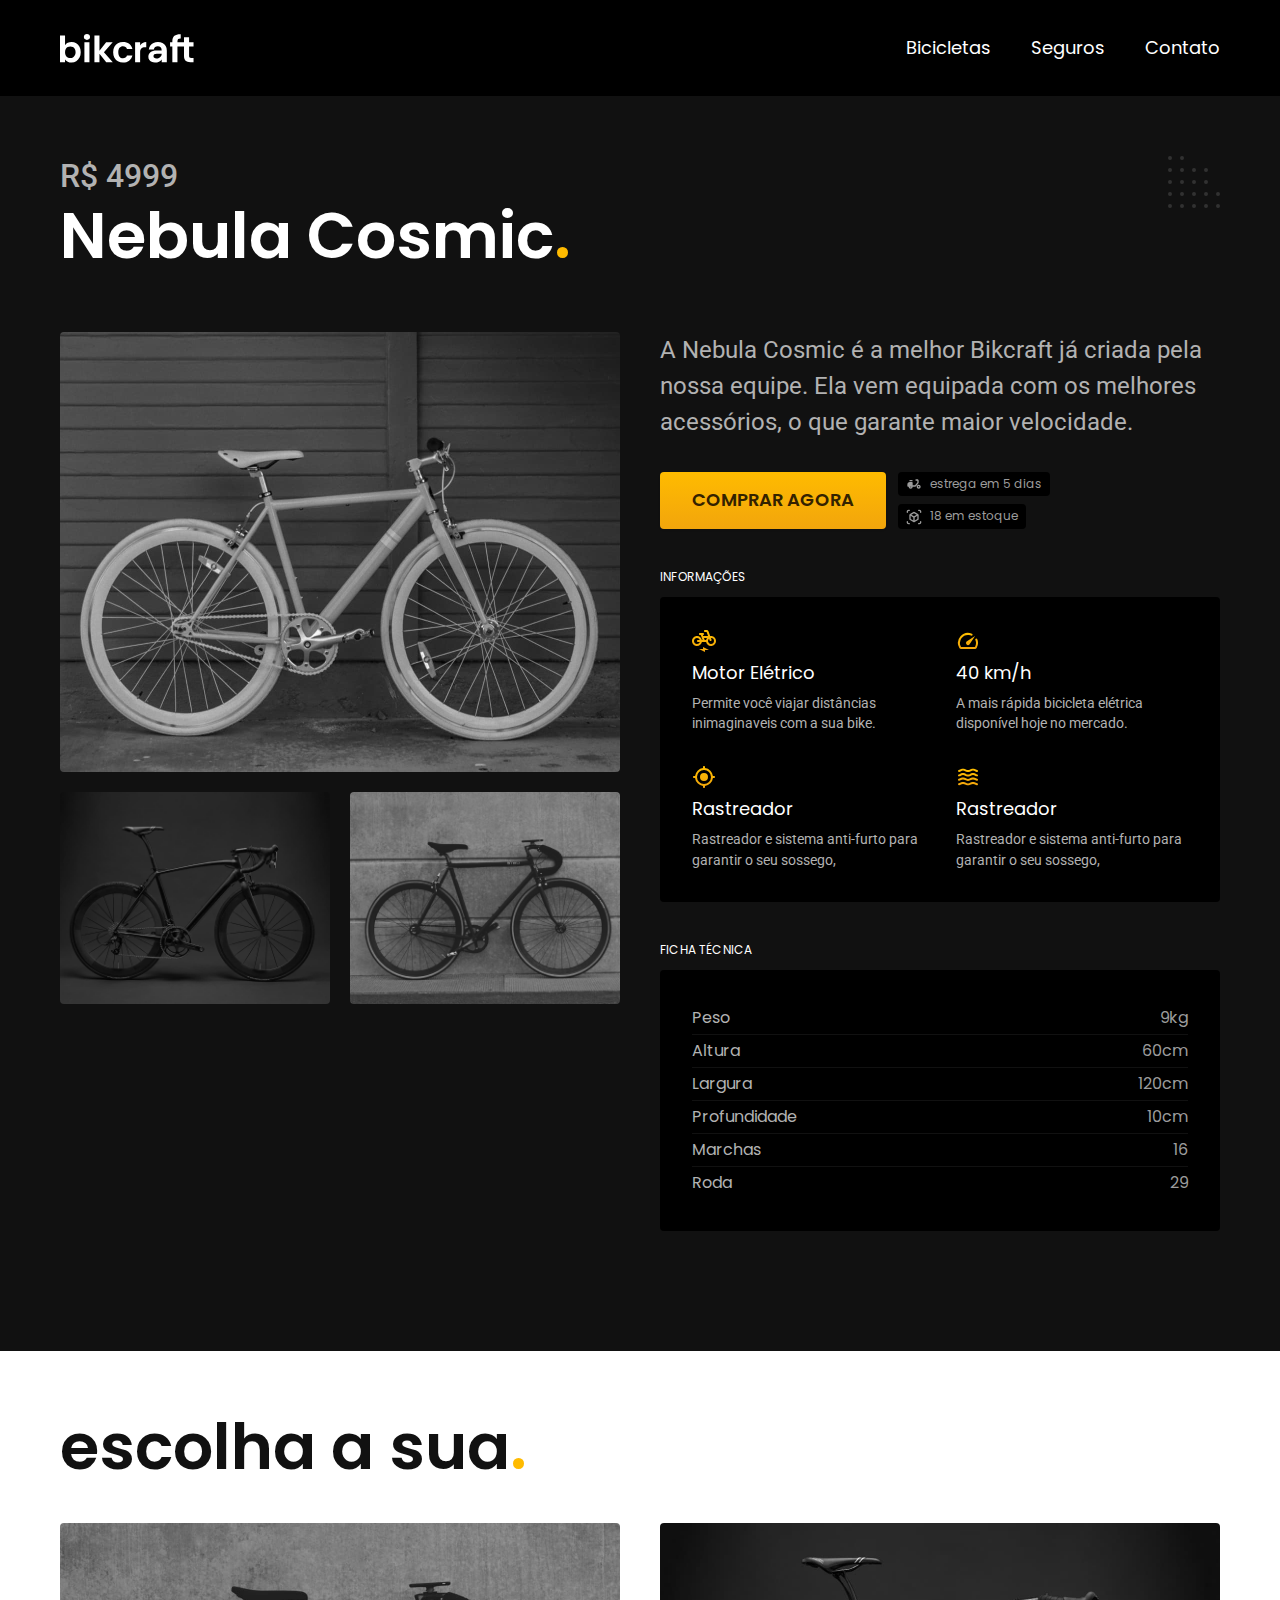
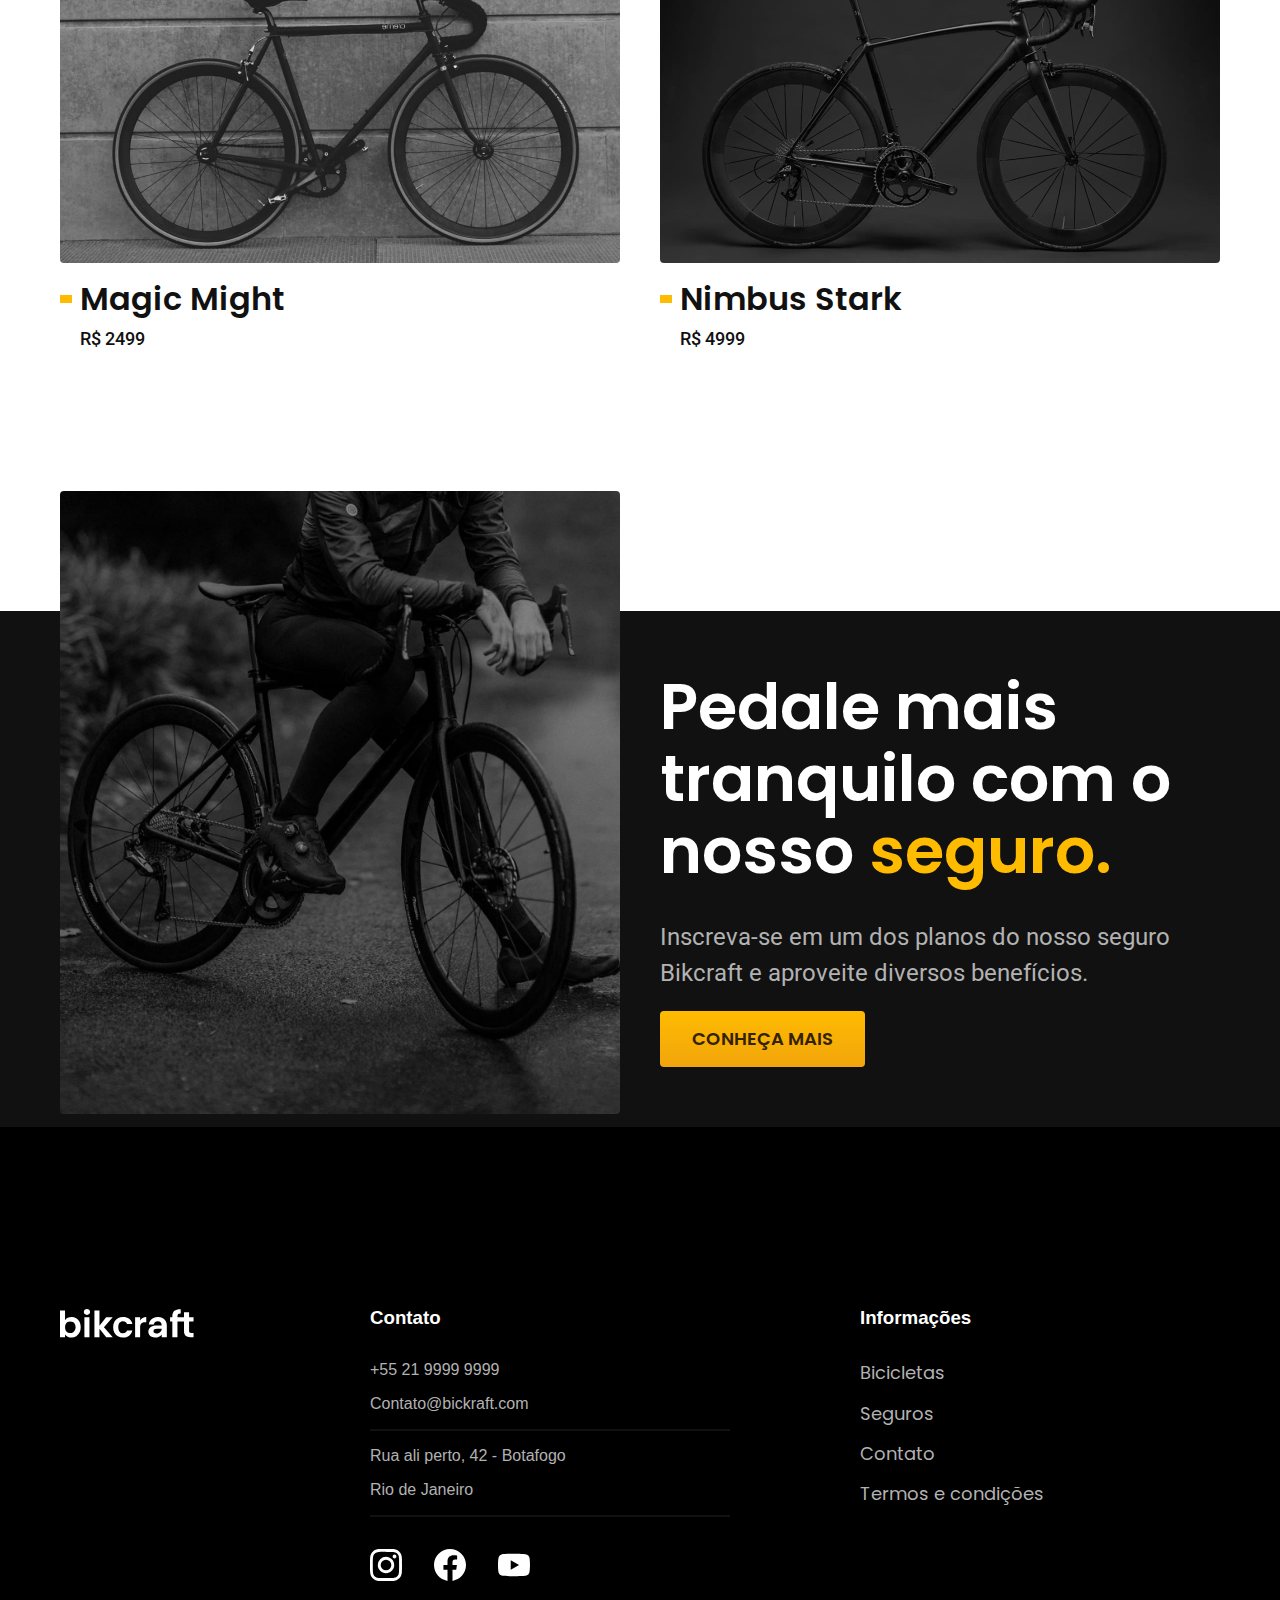
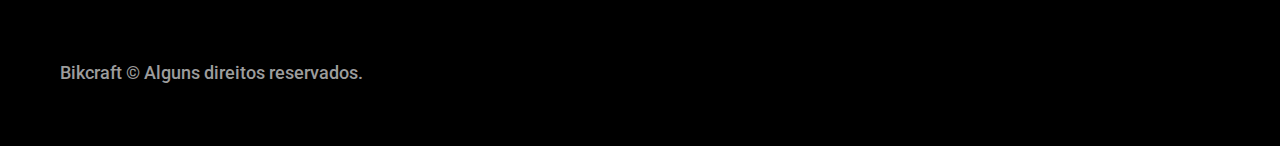
<file: bicicletas/nebula.html>
<!DOCTYPE html>
<html lang="pt-br">

<head>
    <meta charset="UTF-8">
    <meta name="viewport" content="width=device-width, initial-scale=1.0">
    <meta name="description" content="Termos e condições.">
    <title>Nebula | Bikcraft</title>

    <link rel="icon" href="../favicon.svg" type="image/svg+xml">
    <link rel="stylesheet" href="../css/style.min.css">
    <link rel="preconnect" href="https://fonts.googleapis.com">
    <link rel="preconnect" href="https://fonts.gstatic.com" crossorigin>
    <link
        href="https://fonts.googleapis.com/css2?family=Poppins:ital,wght@0,100;0,200;0,300;0,400;0,500;0,600;0,700;0,800;0,900;1,100;1,200;1,300;1,400;1,500;1,600;1,700;1,800;1,900&family=Roboto:ital,wght@0,100;0,300;0,400;0,500;0,700;0,900;1,100;1,300;1,400;1,500;1,700;1,900&display=swap"
        rel="stylesheet">
    <link rel="preconnect" href="https://fonts.googleapis.com">
    <link rel="preconnect" href="https://fonts.gstatic.com" crossorigin>
    <link
        href="https://fonts.googleapis.com/css2?family=Merriweather:ital,wght@0,300;0,400;0,700;0,900;1,300;1,400;1,700;1,900&family=Poppins:ital,wght@0,100;0,200;0,300;0,400;0,500;0,600;0,700;0,800;0,900;1,100;1,200;1,300;1,400;1,500;1,600;1,700;1,800;1,900&display=swap"
        rel="stylesheet">

    <script>document.documentElement, classList.add('js')</script>
    <script>document.documentElement.classList.add('js')</script>
</head>



<body id="bicicleta">
    <header class="header-bg">
        <div class="header container">
            <a href="../">
                <img src="../img/bikcraft.svg" alt="Bikcraft">
            </a>

            <nav aria-label="primaria">
                <ul class="header-menu font-1-m cor-0">
                    <li><a href="../bicicletas.html">Bicicletas</a></li>
                    <li><a href="../seguros.html">Seguros</a></li>
                    <li><a href="../contato.html">Contato</a></li>
                </ul>
            </nav>
        </div>
    </header>

    <main class="titulo-bg">
        <div>
            <div class="titulo container">
                <p class="font-2-xL cor-5">R$ 4999</p>
                <h1 class="font-1-xxL cor-0">Nebula Cosmic<span class="cor-p1">.</span></h1>
            </div>
        </div>
        <div class="bicicleta container">
            <div class="bicicleta-imagens">
                <img src="../img/bicicleta/nimbus3.jpg" alt="Bicicleta1">
                <img src="../img/bicicleta/nimbus1.jpg" alt="Bicicleta2">
                <img src="../img/bicicleta/nimbus2.jpg" alt="Bicicleta3">
            </div>
            <div class="bicicleta-conteudo">
                <p class="font-2-L cor-5">A Nebula Cosmic é a melhor Bikcraft já criada pela nossa equipe. Ela vem
                    equipada com os melhores acessórios, o que garante maior velocidade.</p>
                <div class="bicicleta-comprar">
                    <a class="botao" href="../orcamento.html?tipo=bikcraft&produto=nebula">Comprar Agora</a>
                    <span class="font-1-xs cor-6"> <img src="../img/icones/entrega.svg" alt=""> estrega em 5 dias</span>
                    <span class="font-1-xs cor-6"> <img src="../img/icones/estoque.svg" alt=""> 18 em estoque</span>
                </div>


                <h2 class="font-1-xs cor-0">Informações</h2>
                <ul class="bicicleta-informacoes">
                    <li>
                        <img src="../img/icones/eletrica.svg" alt="">
                        <h3 class="font-1-m cor-0">Motor Elétrico</h3>
                        <p class="font-2-xs cor-5">Permite você viajar distâncias inimaginaveis com a sua bike.</p>
                    </li>
                    <li>
                        <img src="../img/icones/velocidade.svg" alt="">
                        <h3 class="font-1-m cor-0">40 km/h</h3>
                        <p class="font-2-xs cor-5">A mais rápida bicicleta elétrica disponível hoje no mercado.</p>
                    </li>
                    <li>
                        <img src="../img/icones/rastreador.svg" alt="">
                        <h3 class="font-1-m cor-0">Rastreador</h3>
                        <p class="font-2-xs cor-5">Rastreador e sistema anti-furto para garantir o seu sossego,</p>
                    </li>
                    <li>
                        <img src="../img/icones/carbono.svg" alt="">
                        <h3 class="font-1-m cor-0">Rastreador</h3>
                        <p class="font-2-xs cor-5">Rastreador e sistema anti-furto para garantir o seu sossego,</p>
                    </li>
                </ul>

                <h2 class="font-1-xs cor-0">Ficha técnica</h2>
                <ul class="bicicleta-ficha font-1-s cor-5">
                    <li>Peso <span>9kg</span></li>
                    <li>Altura <span>60cm</span></li>
                    <li>Largura <span>120cm</span></li>
                    <li>Profundidade<span>10cm</span></li>
                    <li>Marchas <span>16</span></li>
                    <li>Roda<span>29</span></li>
                </ul>
            </div>
        </div>
    </main>

    <article class="bicicletas-lista container">
        <h2 class="font-1-xxL">escolha a sua<span class="cor-p1">.</span></h2>
        <ul>
            <li>
                <a href="./magic.html">
                    <img src="../img/bicicletas/magic.jpg" alt="Bicicleta preta">
                    <h3 class="font-1-xL">Magic Might</h3>
                    <span class="font-2-m">R$ 2499</span>
                </a>
            </li>
            <li>
                <a href="../bicicletas/nimbus.html">
                    <img src="../img/bicicletas/nimbus.jpg" alt="Bicicleta preta">
                    <h3 class="font-1-xL">Nimbus Stark</h3>
                    <span class="font-2-m">R$ 4999</span>
                </a>
            </li>

        </ul>
    </article>

    <article class="seguro-bg">
        <div class="seguro container">
            <div class="seguro-imagem">
                <img src="../img/fotos/seguros.jpg" alt="Pessoa em uma bicicleta">
            </div>
            <div class="seguro-conteudo">
                <h2 class="font-1-xxL cor-0">Pedale mais tranquilo com o nosso <span class="cor-p1">seguro.</span></h2>
                <p class="font-2-L cor-5">Inscreva-se em um dos planos do nosso seguro Bikcraft e aproveite diversos
                    benefícios.</p>
                <a class="botao" href="../seguros.html">Conheça mais</a>
            </div>
        </div>
    </article>

    <footer class="footer-bg">
        <div class="footer container">
            <img src="../img/bikcraft.svg" alt="Bikcraft">
            <div class="footer-contato">
                <h3 class="font-2-l-b cor-0">Contato</h3>
                <ul class="font_2-m cor-5">
                    <li><a href="tel:+552199999999"></a>+55 21 9999 9999</li>
                    <li><a href="mailto:contato@bickraft.com"></a>Contato@bickraft.com</li>
                    <li>Rua ali perto, 42 - Botafogo</li>
                    <li>Rio de Janeiro</li>
                </ul>
                <div class="footer-redes">
                    <a href="../">
                        <img src="../img/redes/instagram.svg" alt="Instagram">
                    </a>
                    <a href="../">
                        <img src="../img/redes/facebook.svg" alt="Facebook">
                    </a>
                    <a href="../">
                        <img src="../img/redes/youtube.svg" alt="Youtube">
                    </a>
                </div>
            </div>
            <div class="footer-informacoes">
                <h3 class="font-2-l-b cor-0">Informações</h3>
                <nav>
                    <ul class="font-1-m cor-5">
                        <li><a href="../bicicletas.html">Bicicletas</a></li>
                        <li><a href="../seguros.html">Seguros</a></li>
                        <li><a href="../contato.html">Contato</a></li>
                        <li><a href="../termos.html">Termos e condições</a></li>
                    </ul>
                </nav>
            </div>
            <p class="footer-copy font-2-m cor-6">Bikcraft © Alguns direitos reservados.</p>
        </div>
    </footer>
    <script src="../js/script.js"></script>
</body>

</html>
</file>
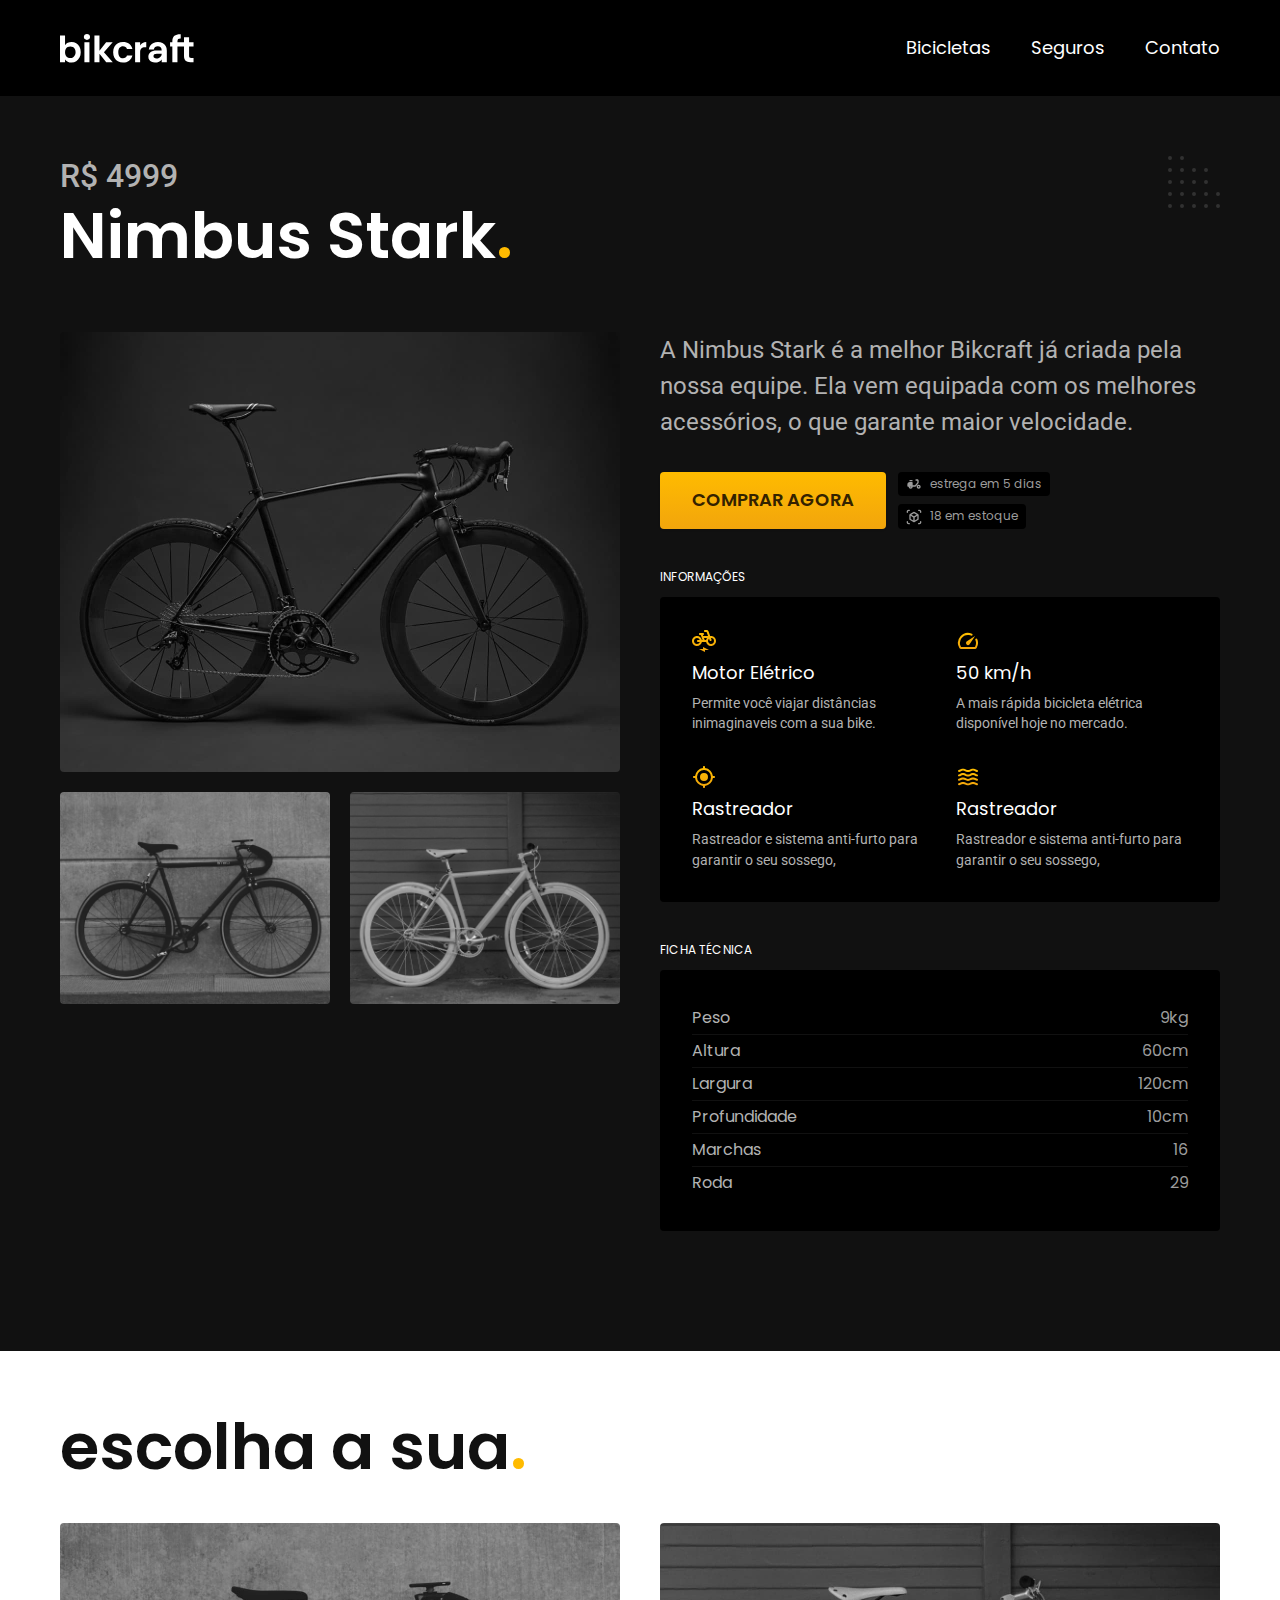
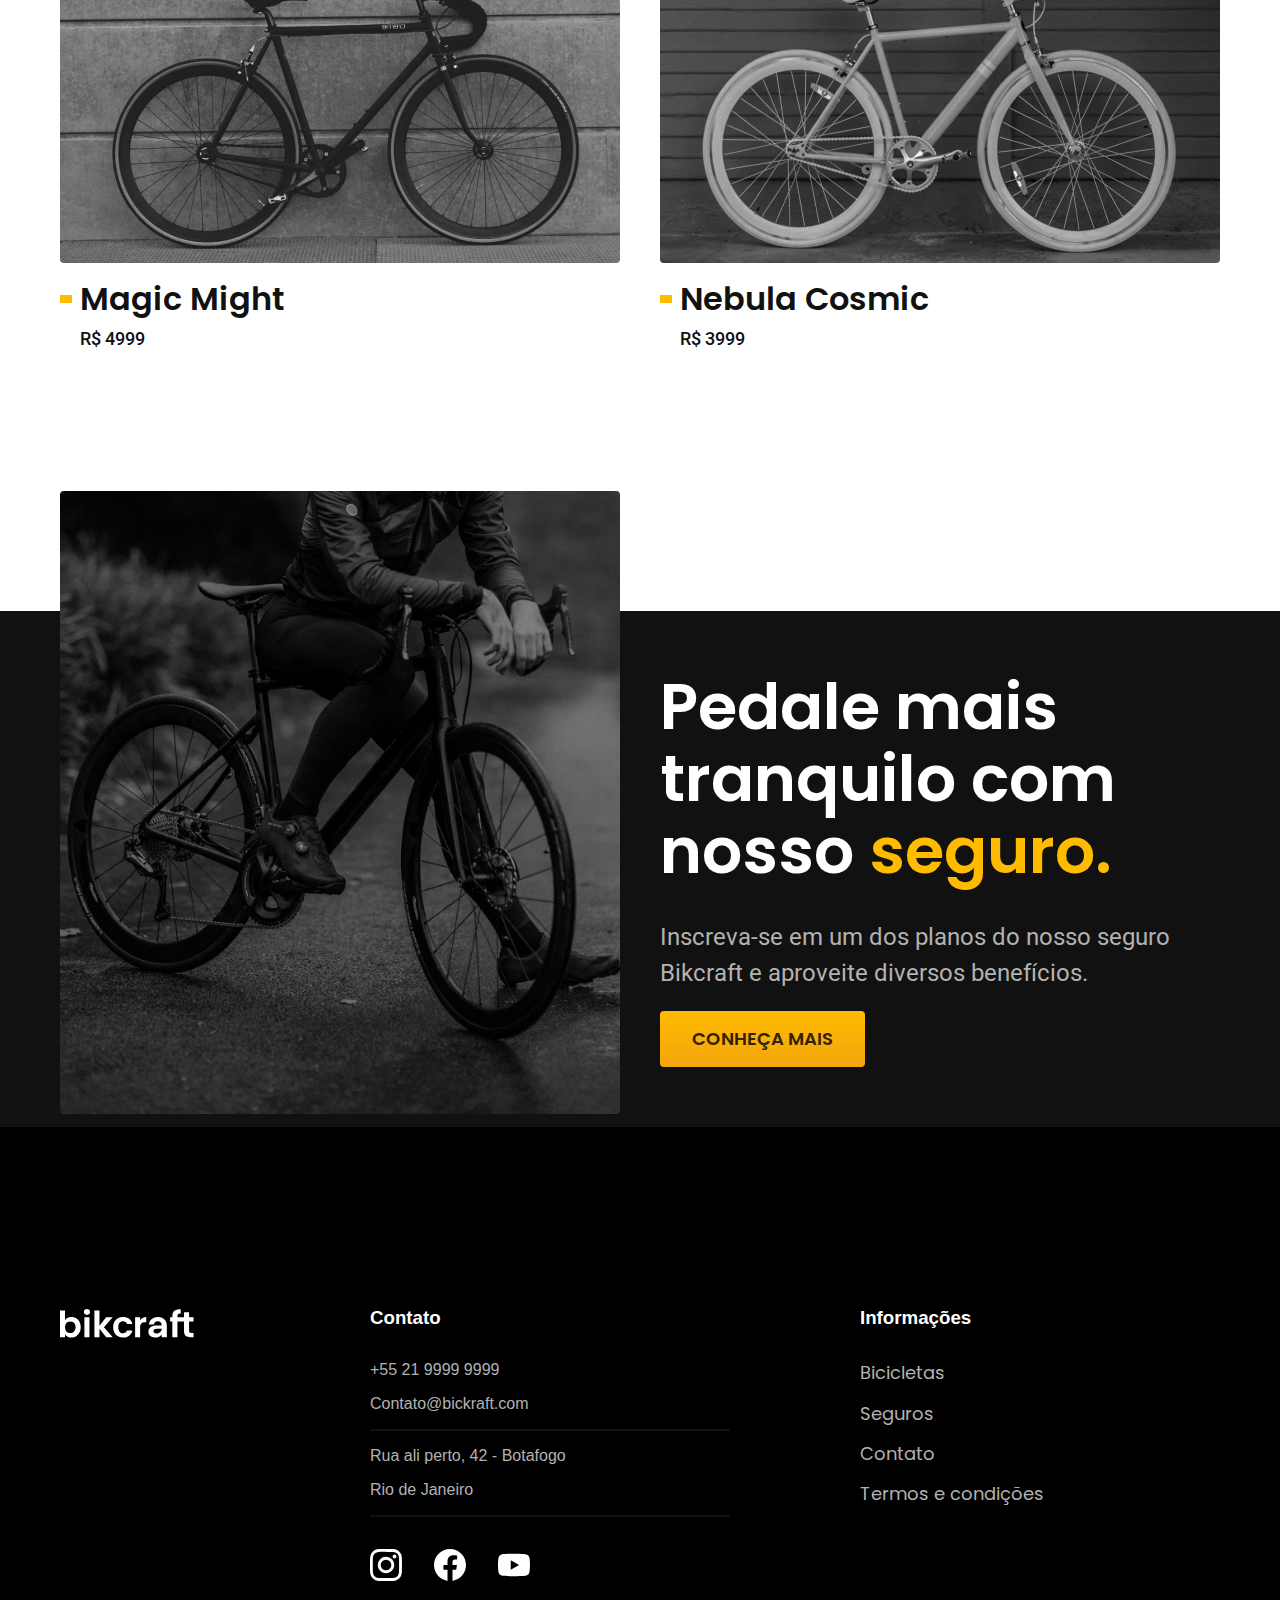
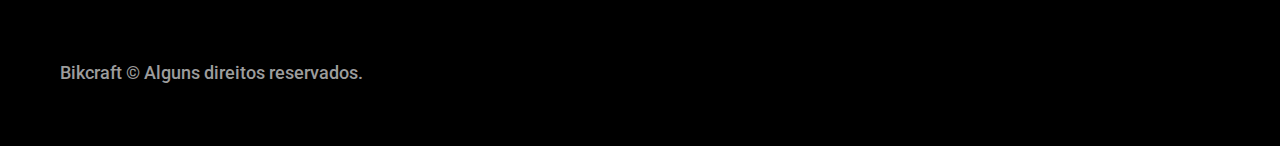
<file: bicicletas/nimbus.html>
<!DOCTYPE html>
<html lang="pt-br">

<head>
    <meta charset="UTF-8">
    <meta name="viewport" content="width=device-width, initial-scale=1.0">
    <meta name="description" content="Termos e condições.">
    <title>Nimbus | Bikcraft</title>

    <link rel="icon" href="../favicon.svg" type="image/svg+xml">
    <link rel="stylesheet" href="../css/style.min.css">
    <script>document.documentElement.classList.add('js')</script>

    <link rel="preconnect" href="https://fonts.googleapis.com">
    <link rel="preconnect" href="https://fonts.gstatic.com" crossorigin>
    <link
        href="https://fonts.googleapis.com/css2?family=Poppins:ital,wght@0,100;0,200;0,300;0,400;0,500;0,600;0,700;0,800;0,900;1,100;1,200;1,300;1,400;1,500;1,600;1,700;1,800;1,900&family=Roboto:ital,wght@0,100;0,300;0,400;0,500;0,700;0,900;1,100;1,300;1,400;1,500;1,700;1,900&display=swap"
        rel="stylesheet">
    <link rel="preconnect" href="https://fonts.googleapis.com">
    <link rel="preconnect" href="https://fonts.gstatic.com" crossorigin>
    <link
        href="https://fonts.googleapis.com/css2?family=Merriweather:ital,wght@0,300;0,400;0,700;0,900;1,300;1,400;1,700;1,900&family=Poppins:ital,wght@0,100;0,200;0,300;0,400;0,500;0,600;0,700;0,800;0,900;1,100;1,200;1,300;1,400;1,500;1,600;1,700;1,800;1,900&display=swap"
        rel="stylesheet">
</head>



<body id="bicicleta">
    <header class="header-bg">
        <div class="header container">
            <a href="../">
                <img src="../img/bikcraft.svg" alt="Bikcraft">
            </a>

            <nav aria-label="primaria">
                <ul class="header-menu font-1-m cor-0">
                    <li><a href="../bicicletas.html">Bicicletas</a></li>
                    <li><a href="../seguros.html">Seguros</a></li>
                    <li><a href="../contato.html">Contato</a></li>
                </ul>
            </nav>
        </div>
    </header>

    <main class="titulo-bg">
        <div>
            <div class="titulo container">
                <p class="font-2-xL cor-5">R$ 4999</p>
                <h1 class="font-1-xxL cor-0">Nimbus Stark<span class="cor-p1">.</span></h1>
            </div>
        </div>
        <div class="bicicleta container">
            <div class="bicicleta-imagens">
                <img src="../img/bicicleta/nimbus1.jpg" alt="Bicicleta1">
                <img src="../img/bicicleta/nimbus2.jpg" alt="Bicicleta2">
                <img src="../img/bicicleta/nimbus3.jpg" alt="Bicicleta3">
            </div>
            <div class="bicicleta-conteudo">
                <p class="font-2-L cor-5">A Nimbus Stark é a melhor Bikcraft já criada pela nossa equipe. Ela vem
                    equipada com os melhores acessórios, o que garante maior velocidade.</p>
                <div class="bicicleta-comprar">
                    <a class="botao" href="../orcamento.html?tipo=bikcraft&produto=nimbus">Comprar Agora</a>
                    <span class="font-1-xs cor-6"> <img src="../img/icones/entrega.svg" alt=""> estrega em 5 dias</span>
                    <span class="font-1-xs cor-6"> <img src="../img/icones/estoque.svg" alt=""> 18 em estoque</span>
                </div>


                <h2 class="font-1-xs cor-0">Informações</h2>
                <ul class="bicicleta-informacoes">
                    <li>
                        <img src="../img/icones/eletrica.svg" alt="">
                        <h3 class="font-1-m cor-0">Motor Elétrico</h3>
                        <p class="font-2-xs cor-5">Permite você viajar distâncias inimaginaveis com a sua bike.</p>
                    </li>
                    <li>
                        <img src="../img/icones/velocidade.svg" alt="">
                        <h3 class="font-1-m cor-0">50 km/h</h3>
                        <p class="font-2-xs cor-5">A mais rápida bicicleta elétrica disponível hoje no mercado.</p>
                    </li>
                    <li>
                        <img src="../img/icones/rastreador.svg" alt="">
                        <h3 class="font-1-m cor-0">Rastreador</h3>
                        <p class="font-2-xs cor-5">Rastreador e sistema anti-furto para garantir o seu sossego,</p>
                    </li>
                    <li>
                        <img src="../img/icones/carbono.svg" alt="">
                        <h3 class="font-1-m cor-0">Rastreador</h3>
                        <p class="font-2-xs cor-5">Rastreador e sistema anti-furto para garantir o seu sossego,</p>
                    </li>
                </ul>

                <h2 class="font-1-xs cor-0">Ficha técnica</h2>
                <ul class="bicicleta-ficha font-1-s cor-5">
                    <li>Peso <span>9kg</span></li>
                    <li>Altura <span>60cm</span></li>
                    <li>Largura <span>120cm</span></li>
                    <li>Profundidade<span>10cm</span></li>
                    <li>Marchas <span>16</span></li>
                    <li>Roda<span>29</span></li>
                </ul>
            </div>
        </div>
    </main>

    <article class="bicicletas-lista container">
        <h2 class="font-1-xxL">escolha a sua<span class="cor-p1">.</span></h2>
        <ul>
            <li>
                <a href="./magic.html">
                    <img src="../img/bicicletas/magic.jpg" alt="Bicicleta preta">
                    <h3 class="font-1-xL">Magic Might</h3>
                    <span class="font-2-m">R$ 4999</span>
                </a>
            </li>
            <li>
                <a href="../bicicletas/nebula.html">
                    <img src="../img/bicicletas/nebula.jpg" alt="Bicicleta preta">
                    <h3 class="font-1-xL">Nebula Cosmic</h3>
                    <span class="font-2-m">R$ 3999</span>
                </a>
            </li>

        </ul>
    </article>

    <article class="seguro-bg">
        <div class="seguro container">
            <div class="seguro-imagem">
                <img src="../img/fotos/seguros.jpg" alt="Pessoa em uma bicicleta">
            </div>
            <div class="seguro-conteudo">
                <h2 class="font-1-xxL cor-0">Pedale mais tranquilo com nosso <span class="cor-p1">seguro.</span></h2>
                <p class="font-2-L cor-5">Inscreva-se em um dos planos do nosso seguro Bikcraft e aproveite diversos
                    benefícios.</p>
                <a class="botao" href="../seguros.html">Conheça mais</a>
            </div>
        </div>
    </article>

    <footer class="footer-bg">
        <div class="footer container">
            <img src="../img/bikcraft.svg" alt="Bikcraft">
            <div class="footer-contato">
                <h3 class="font-2-l-b cor-0">Contato</h3>
                <ul class="font_2-m cor-5">
                    <li><a href="tel:+552199999999"></a>+55 21 9999 9999</li>
                    <li><a href="mailto:contato@bickraft.com"></a>Contato@bickraft.com</li>
                    <li>Rua ali perto, 42 - Botafogo</li>
                    <li>Rio de Janeiro</li>
                </ul>
                <div class="footer-redes">
                    <a href="../">
                        <img src="../img/redes/instagram.svg" alt="Instagram">
                    </a>
                    <a href="../">
                        <img src="../img/redes/facebook.svg" alt="Facebook">
                    </a>
                    <a href="../">
                        <img src="../img/redes/youtube.svg" alt="Youtube">
                    </a>
                </div>
            </div>
            <div class="footer-informacoes">
                <h3 class="font-2-l-b cor-0">Informações</h3>
                <nav>
                    <ul class="font-1-m cor-5">
                        <li><a href="../bicicletas.html">Bicicletas</a></li>
                        <li><a href="../seguros.html">Seguros</a></li>
                        <li><a href="../contato.html">Contato</a></li>
                        <li><a href="../termos.html">Termos e condições</a></li>
                    </ul>
                </nav>
            </div>
            <p class="footer-copy font-2-m cor-6">Bikcraft © Alguns direitos reservados.</p>
        </div>
    </footer>
    <script src="../js/script.js"></script>
</body>

</html>
</file>
<file: css/style.min.css>
body{margin:0;font-family:Arial,Helvetica,sans-serif;color:#111}blockquote,dd,h1,h2,h3,h4,p,ul{margin:0}ul{padding:0;list-style:none}a{text-decoration:none;color:inherit}img{max-width:100%;height:auto;display:block}img[src$=".jpg"]{border-radius:4px}.font-1-xs{font:400 0.75rem/1.35 Poppins,sans-serif}.font-2-xs{font:400 0.875rem/1.43 Roboto,sans-serif}.font-1-s{font:400 1em/1.5 Poppins,sans-serif}.font-2-s{font:400 1rem/1.5 Roboto,sans-serif}.font-1-m,.font-1-m-b{font:400 1.125rem/1.35 Poppins,sans-serif}.font-1-m-b{font-weight:500}.font-2-m{font:500 1.125rem/1.35 Roboto,sans-serif}.font-1-L{font:400 1.5rem/1.5 Poppins,sans-serif}.font-2-L,.font-2-L-b{font:400 1.5rem/1.5 Roboto,sans-serif}.font-2-L-b{font-weight:500;letter-spacing:.015em;text-transform:uppercase}.font-1-xL{font:600 2rem/1.25 Poppins,sans-serif}.font-2-xL{font:500 2rem/1.25 Roboto,sans-serif}.font-1-xxL{font:600 4rem/1.125 Poppins,sans-serif}@media (max-width:1200px){.font-1-xxL{font-size:3rem}.font-2-L,.font-2-L-b{font-size:1.125rem}}@media (max-width:800px){.font-1-xxL{font-size:2rem}.font-1-xL,.font-2-xL{font-size:1.5rem}}:root{--cor-0:#fff;--cor-1:#f7f7f7;--cor-2:#ededed;--cor-3:#dedede;--cor-4:#cccc;--cor-5:#b2b2b2;--cor-6:#9c9c9c;--cor-7:#717171;--cor-8:#595959;--cor-9:#404040;--cor-10:#2e2e2e;--cor-11:#111;--cor-12:#000;--cor-p1:#ffbb00;--cor-p2:#e4a30b;--cor-p3:#a66f00;--cor-p4:#664400;--cor-p5:#332200}.cor-0{color:var(--cor-0)}.cor-1{color:var(--cor-1)}.cor-2{color:var(--cor-2)}.cor-3{color:var(--cor-3)}.cor-4{color:var(--cor-4)}.cor-5{color:var(--cor-5)}.cor-6{color:var(--cor-6)}.cor-7{color:var(--cor-7)}.cor-8{color:var(--cor-8)}.cor-9{color:var(--cor-9)}.cor-10{color:var(--cor-10)}.cor-11{color:var(--cor-11)}.cor-12{color:var(--cor-12)}.cor-p1{color:var(--cor-p1)}.cor-p2{color:var(--cor-p2)}.cor-p3{color:var(--cor-p3)}.cor-p4{color:var(--cor-p4)}.cor-p5{color:var(--cor-p5)}.js .fadeInDown{transform:translate3d(0,-20px,0)}.js .fadeInUp{transform:translate3d(0,20px,0)}.js .fadeInRight{transform:translate3d(20px,0,0)}.js .fadeInLeft{transform:translate3d(-20px,0,0)}.js [data-anime]{opacity:0}.js .anime{opacity:1;transform:none;transition:transform .8s,opacity .8s}.header-bg{background-color:var(--cor-12)}.header{display:flex;flex-wrap:wrap;gap:20px;justify-content:space-between;align-items:center;padding-top:20px;padding-bottom:20px}.header-menu{display:flex;flex-wrap:wrap;gap:40px}.header-menu a{display:inline-block;padding:16px 0;position:relative}.header-menu a:after{content:"";display:block;height:2px;width:0;background-color:var(--cor-0);margin-top:4px;transition:.3s;position:absolute}.header-menu a.ativo::after,.header-menu a:hover::after{width:100%}@media (max-width:800px){.header-menu{gap:20px}.header-menu a{background-color:var(--cor-11);padding:12px 16px;border-radius:4px}.header-menu a:hover{background-color:var(--cor-10)}.header a:after{display:none}}@media (max-width:600px){.header-menu{gap:12px}.header-menu{padding:8px 12px;font-size:14px}}.footer-bg{background-color:var(--cor-12)}.footer{display:grid;grid-template-columns:3fr 5fr 4fr;gap:40px;padding-top:60px;padding-bottom:60px}footer h3{margin-bottom:32px}.footer-contato ul{margin-bottom:32px}.footer-contato li:nth-child(2n):after{content:"";display:block;max-width:360px;height:2px;background-color:var(--cor-11);margin-top:16px}.footer li{margin-bottom:16px}.footer-redes{display:flex;gap:32px}.footer a:hover{color:var(--cor-0)}.footer-copy{grid-column:1/-1;margin-top:40px}@media (max-width:800px){.footer>img{display:none}.footer{grid-template-columns:1fr 1fr}}@media (max-width:600px){.footer{grid-template-columns:1fr;gap:60px}.footer-copy{margin-top:0}}.container{box-sizing:border-box;max-width:1200px;padding-left:20px;padding-right:20px;margin-left:auto;margin-right:auto}.botao{display:inline-block;padding:16px 32px;background:linear-gradient(#fb0,#f2a50c);border-radius:4px;box-shadow:0 1px 2px rgba(0,0,0,.1);text-transform:uppercase;color:var(--cor-p5);font:600 1.125rem/1.35 Poppins,sans-serif;max-width:max-content;border:none;cursor:pointer}.botao:hover{background:linear-gradient(#ffb60d,#e59317)}.botao.secundario{background:var(--cor-10);color:var(--cor-2)}.botao.secundario:hover{background:var(--cor-9)}.botao.seta{display:flex;align-items:center}.botao.seta::after{content:"";display:inline-block;width:18px;height:10px;margin-left:12px;background:url("../img/icones/seta.svg");transition:transform .2s}.botao.seta:hover::after{transform:translateX(4px)}@media (max-width:600px){.botao{padding:12px 16px;font-size:1rem}}.link{display:inline-block;color:var(--cor-p1);font:500 1.5rem/1.5 Poppins,sans-serif;text-transform:uppercase}.link::after{content:"";display:block;width:100%;height:4px;background-color:currentColor}.link:hover{color:var(--cor-0)}.titulo-bg{background-color:var(--cor-11);padding-top:60px;padding-bottom:60px}.titulo{background:url(../img/dec/top-right.svg) no-repeat top right 20px}#bicicletas .titulo-bg{padding:60px 0}.titulo p{margin-bottom:4px}@media (max-width:800px){.titulo{padding-top:40px;padding-bottom:40px}.titulo p{font-size:1rem;text-transform:lowercase;font-weight:400}}.form{display:grid;grid-template-columns:1fr 1fr;gap:20px}.form label{display:block;font:400 1rem/1.5 Poppins,sans-serif;margin-bottom:4px}.form input[type=email],.form input[type=text],.form textarea{font:400 1rem/1.5 Roboto sans-serif;background-color:var(--cor-1);border:1px solid var(--cor-2);padding:12px;border-radius:4px;width:100%;box-sizing:border-box}.form .col-2{grid-column:span 2}.form input[type=email]:focus,.form textarea:focus,.form.form input[type=text]:focus{outline:0;border-color:var(--cor-p1);background:var(--coe-0);box-shadow:0 0 0 2px #fea}@media (max-width:600px){.form{grid-template-columns:1fr}.form .col-2{grid-column:1}}.introducao-bg{background:var(--cor-12) url(../img/dec/bottom-left.svg) no-repeat bottom 160px left 20px;box-shadow:inset 0 -120px var(--cor-0)}.introducao{display:grid;grid-template-columns:1fr 1fr;gap:0 40px}.introducao-conteudo{align-self:end;padding-bottom:200px}.introducao img{height:100%;object-fit:cover;border-radius:4px}.introducao h1{margin-bottom:32px}.introducao p{margin-bottom:20px}@media (max-width:800px){.introducao-bg{background-color:var(--cor-11);padding-top:40px;box-shadow:inset 0 -60px #fff}.introducao{grid-template-columns:1fr;gap:32px}.introducao-conteudo{padding-bottom:0}.introducao h1{margin-bottom:16px}.introducao img{height:300px;width:100%}}.parceiros{padding-top:60px;padding-bottom:120px}.parceiros h2{margin-bottom:60px}.parceiros ul{padding:0 20px;max-width:1400px;display:grid;grid-template-columns:repeat(4,1fr);margin:0 auto}.parceiros li{display:flex;padding:32px;border-left:2px solid var(--cor-2)}.parceiros img{margin:auto}.parceiros li:first-child,.parceiros li:nth-child(5){border-left:none}.parceiros li:nth-child(n+5){border-top:2px solid var(--cor-2)}@media (max-width:800px){.parceiros{padding-bottom:60px}.parceiros li{display:flex;padding:20px}.parceiros h2{margin-bottom:20px}.parceiros ul{grid-template-columns:repeat(2,1fr)}.parceiros li:nth-child(n+3){border-top:2px solid var(--cor-2)}.parceiros li:nth-child(odd){border-left:none}}.depoimento{display:grid;grid-template-columns:1fr 1fr;background-color:var(--cor-p1);overflow:hidden}.depoimento img{width:100%;height:100%;object-fit:cover;border-radius:0}.depoimento-conteudo{padding:40px 40px 80px 80px;align-self:end;background:url(../img/dec/bottom-right-p.svg) no-repeat bottom 40px right 40px}.depoimento-conteudo p{max-width:32ch;font-family:Merriweather,serif;font-style:italic;font-weight:900;margin-bottom:32px;position:relative}.depoimento p::before{content:'“';font-size:5rem;color:var(--cor-p2);position:absolute;left:-50px;top:-20px}.depoimento p::after{content:'”';font-size:5rem;color:var(--cor-p2);position:absolute}@media (max-width:800px){.depoimento{grid-template-columns:1fr;text-align:center}.depoimento img{max-height:200px}.depoimento-conteudo{padding:40px 20px;justify-self:center}}@media (min-width:1200px){.depoimento img{max-height:520px}}.bicicletas-lista{padding-top:60px;padding-bottom:120px}.bicicletas-lista h2{margin-bottom:40px}.bicicletas-lista ul{display:flex;gap:40px;padding:0 20px 20px 20px;max-width:1400px;margin-left:auto;margin-right:auto;overflow-x:auto}#bicicleta .bicicletas-lista ul{padding:0 0 20px 0}.bicicletas-lista li{min-width:280px}.bicicletas-lista a{display:block}.bicicletas-lista img{margin-bottom:16px}.bicicletas-lista h3{margin-bottom:8px;display:flex;align-items:center}.bicicletas-lista h3::before{content:"";display:inline-block;margin-right:8px;height:8px;width:12px;background-color:var(--cor-p1);transition:width .2s}.bicicletas-lista a:hover h3::before{width:24px}.bicicletas-lista li span{padding-left:20px}@media (max-width:800px){.bicicletas-lista{padding-top:60px;padding-bottom:60px}.bicicletas-lista ul{gap:20px}}.bicicletas-bg{background:linear-gradient(to right,var(--cor-0) 30%,var(--cor-11) 0)}.bicicletas{background:url(../img/dec/top-right.svg) no-repeat top 40px right 40px;display:grid;grid-template-columns:1fr 1fr;gap:40px;padding-top:60px;padding-bottom:60px}.bicicletas-imagem{display:grid}.bicicletas-imagem img{grid-area:1/1}.bicicletas-imagem span{grid-area:1/1;margin-top:20px;place-self:start end;background-color:var(--cor-12);padding:8px 16px 8px 8px;display:inline-block;border-radius:4px 0 0 4px}.bicicletas-conteudo{display:grid;grid-template-columns:1fr auto;align-content:start}.bicicletas h2,.bicicletas p{grid-column:1/-1}.bicicletas h2{margin-bottom:20px}.bicicletas h2::before{content:"";display:block;width:12px;height:8px;background-color:var(--cor-p1);margin-bottom:8px}.bicicletas p{margin-bottom:32px}.bicicletas a{place-self:end}.bicicletas li{display:flex;align-items:center}.bicicletas ul{display:grid;gap:16px}.bicicletas-conteudo img{width:24px;margin-right:8px}@media (max-width:800px){.bicicletas-bg{background:var(--cor-11)}.bicicletas{grid-template-columns:1fr;gap:20px;padding-top:40px;padding-bottom:40px}}@media (max-width:600px){.bicicletas-conteudo{grid-template-columns:1fr}.bicicletas ul{grid-template-columns:1fr 1fr;margin-bottom:32px;font-size:1rem}.bicicletas a{place-self:start}}.bicicleta{display:grid;grid-template-columns:1fr 1fr;align-items:start;gap:40px;padding-top:60px;padding-bottom:60px}#bicicleta .titulo p{text-transform:uppercase}.bicicleta-imagens{display:flex;flex-wrap:wrap;gap:20px}.bicicleta-imagens img{flex:1;min-width:200px}.bicicleta-imagens img:first-child{min-width:100%}.bicicleta-conteudo>p{margin-bottom:32px}.bicicleta-comprar{display:grid;grid-template-columns:max-content auto;align-items:center;justify-items:start;gap:8px 12px;margin-bottom:40px}.bicicleta-comprar a{grid-row:span 2}.bicicleta-comprar span{display:flex;align-items:center;background-color:var(--cor-12);padding:4px 8px;border-radius:4px;gap:8px}.bicicleta-conteudo h2{text-transform:uppercase;letter-spacing:.015em;margin-bottom:12px}.bicicleta-ficha,.bicicleta-informacoes{padding:32px;background-color:var(--cor-12);border-radius:4px}.bicicleta-informacoes{margin-bottom:40px;display:grid;grid-template-columns:1fr 1fr;gap:32px}.bicicleta-informacoes img{width:24px;margin-bottom:8px}.bicicleta-informacoes h3{margin-bottom:8px}.bicicleta-ficha li{padding:4px 0;display:flex;justify-content:space-between;border-bottom:1px solid var(--cor-11)}.bicicleta-ficha li:last-child{border-bottom:none}.bicicleta-ficha span{color:var(--cor-6)}@media (max-width:800px){.bicicleta{grid-template-columns:1fr;padding-top:40px;padding-bottom:40px}.bicicleta-imagens{grid-row:2}}@media (max-width:400px){.bicicleta-informacoes{grid-template-columns:1fr}.bicicleta-comprar{grid-template-columns:1fr}}.seguro-bg{background-color:var(--cor-11);box-shadow:inset 0 120px var(--cor-0),inset 0 -120px var(--cor-12)}.seguro{display:grid;grid-template-columns:1fr 1fr;gap:40px}.seguro-imagem{height:100%;width:100%;object-fit:cover}.seguro-conteudo{padding-top:180px;padding-bottom:180px}.seguro h2{margin-bottom:32px}.seguro p{margin-bottom:20px}@media (max-width:800px){.seguro{grid-template-columns:1fr}.seguro-conteudo{grid-row:1;padding-top:40px;padding-bottom:0}.seguro-bg{box-shadow:inset 0 -60px var(--cor-12)}}.tecnologia-bg{background-color:var(--cor-11);box-shadow:inset 0 80px var(--cor-0),inset 0 -80px var(--cor-0)}.tecnologia{display:grid;grid-template-columns:1fr 1fr;gap:40px}.tecnologia-imagem img{width:100%;height:100%;object-fit:cover;object-position:left}.tecnologia-conteudo{padding-top:160px;padding-bottom:160px}.tecnologia-conteudo>span{display:block;margin-bottom:20px}.tecnologia-conteudo h2{margin-bottom:32px}.tecnologia-conteudo>p{margin-bottom:20px}.tecnologia a{margin-bottom:80px}.tecnologia-vantagens{display:flex;gap:40px}.tecnologia-vantagens h3{margin-bottom:8px;width:max-content}.tecnologia-vantagens img{width:24px;margin-bottom:8px}@media (max-width:800){.tecnologia-bg{box-shadow:initial}.tecnologia{grid-template-columns:1fr}.tecnologia-conteudo{padding-top:60px;padding-bottom:60px}.tecnologia-imagem{display:none}.tecnologia a{margin-bottom:60px}}@media (max-width:600){.tecnologia-vantagens{flex-direction:column}}.seguros-bg{background-color:var(--cor-11)}.seguros{padding-top:60px;padding-bottom:60px;display:grid;grid-template-columns:1fr 1fr;gap:40px;align-items:center}#seguros .seguros{padding-top:0}.seguros h2{grid-column:1/-1}.seguros-item{background-color:var(--cor-12);padding:32px 32px 32px 60px;display:grid;grid-template-columns:1fr auto;border-radius:4px}.seguros-item h3{margin-bottom:40px}.seguros-item span{grid-column:2;display:block;text-align:right}.seguros-item ul{grid-column:1/-1;margin-bottom:32px}.seguros-item li{display:flex;align-items:center;position:relative}.seguros-item li+li{margin-top:20px}.seguros-item li::before{content:"";display:inline-block;width:13px;height:9px;background-image:url("../img/icones/lista.svg");position:absolute;left:-21px}.seguros-item a{grid-column:1/-1}@media (max-width:800px){.seguros{grid-template-columns:1fr}}.vantagens-bg{background-color:var(--cor-12)}.vantagens{padding-top:120px;padding-bottom:120px}.vantagens h2{margin-bottom:60px}.vantagens ul{display:grid;grid-template-columns:repeat(auto-fit,minmax(280px,max-content));gap:40px 80px}.vantagens h3,.vantagens img{margin-bottom:8px}@media (max-width:800px){.vantagens{padding-top:60px;padding-bottom:60px}.vantagens h2{margin-bottom:40px}.vantagens ul{gap:20px}}.perguntas{padding-top:120px;padding-bottom:120px}.perguntas h2{margin-bottom:60px}.perguntas dl>div{padding:20px;border-radius:4px}.perguntas dl>div:nth-child(odd){background-color:var(--cor-1)}.perguntas button{display:grid;grid-template-columns:auto 1fr auto;align-items:center;gap:8px;cursor:pointer;border:none;background:0 0;width:100%;text-align:left}.perguntas button::before{content:"";display:inline-block;width:12px;height:8px;background-color:var(--cor-p1)}.perguntas button::after{content:"";display:inline-block;width:14px;height:6px;background:url(../img/icones/seta-abrir.svg);transition:.3s}.perguntas button:hover::after,.perguntas button[aria-expanded=true]::after{transform:rotate(180deg)}.js .perguntas dd{display:none}.js .perguntas dd.ativa{display:block}.perguntas dd{padding-left:20px;padding-top:20px;max-width:80ch}@media (max-width:800px){.perguntas{padding-top:60px;padding-bottom:60px}.perguntas h2{margin-bottom:40px}}.termos{padding-top:80px;padding-bottom:80px}.termos h2{font-weight:600;margin-bottom:20px}.termos p+h2{margin-top:40px}.termos p{margin-bottom:24px;max-width:75ch}#contato{background:linear-gradient(var(--cor-11) 600px,var(--cor-1) 0)}.contato{display:grid;grid-template-columns:5fr 7fr}.contato-dados,.contato-formulario{padding:60px;box-shadow:0 1px 2px rgba(0,0,0,.1)}.contato-dados{border-radius:5px 0 0 5px;background:var(--cor-12) url(../img/dec/bottom-left.svg) no-repeat bottom 20px left 20px}.contato-formulario{background:var(--cor-0) url(../img/dec/bottom-right.svg) no-repeat bottom 20px right 20px;border-radius:0 5px 5px 0}.contato-dados h2{margin-bottom:60px}.contato-endereco{margin-bottom:32px;padding-left:28px;background:url(../img/icones/local.svg) no-repeat 0 2px}.contato-endereco p{margin-bottom:8px}.contato-meios a{display:block;max-width:max-content;margin-bottom:8px;padding-left:28px}.contato-meios a:hover{color:var(--cor-0)}.contato-meios a:first-child{background:url(../img/icones/email.svg) no-repeat 0 2px}.contato-meios a:nth-child(2){margin-bottom:2}.contato-meios a:nth-child(3){background:url(../img/icones/telefone.svg) no-repeat 0 2px;margin-bottom:60px}.contato-redes{display:flex;gap:32px;padding-left:28px}@media (max-width:800px){.contato{grid-template-columns:1fr}.contato-dados,.contato-formulario{padding:20px}.contato-dados{border-radius:5px 5px 0 0;background:var(--cor-12)}.contato-formulario{border-radius:0 0 5px 5px}.contato-dados h2,.contato-meios a:nth-child(3){margin-bottom:32px}.contato-redes{margin-bottom:12px}}.lojas{display:grid;grid-template-columns:1fr 1fr;gap:0 40px;padding-top:120px;padding-bottom:120px}.lojas h2{grid-column:1/-1;margin-bottom:60px}.lojas img{border-radius:4px 4px 0 0}.lojas-item{border-radius:4px;background-color:var(--cor-0);box-shadow:0 1px 2px rgba(0,0,0,.1)}.lojas-conteudo{display:grid;grid-template-columns:1fr 1fr;gap:32px 16px;padding:32px}.lojas-conteudo h3,.lojas-tempo{grid-column:1/-1}.lojas-dados{display:grid;gap:8px;border-left:2px solid var(--cor-2);padding-left:12px}.lojas-tempo{display:flex;align-items:center;gap:8px}@media (max-width:800px){.lojas{gap:20px;padding-top:60px;padding-bottom:60px}.lojas h2{margin-bottom:32px}.lojas-conteudo{grid-template-columns:1fr}}@media (max-width:600px){.lojas{grid-template-columns:1fr}}#orcamento{background:linear-gradient(var(--cor-11) 600px,var(--cor-1) 0)}.orcamento{display:grid;grid-template-columns:5fr 7fr;padding-bottom:120px}.orcamento h2{text-transform:uppercase;position:relative;display:flex;align-items:center}.orcamento h2::before{content:"";display:inline-block;width:4px;height:8px;background-color:var(--cor-p1);position:absolute;left:-12px}.orcamento-dados,.orcamento-produto{padding:60px;box-shadow:0 1px 2px rgba(0,0,0,.1)}.orcamento-produto{border-radius:5px 0 0 5px;background:var(--cor-12) url(../img/dec/bottom-left.svg) no-repeat bottom 20px left 20px;display:grid;grid-template-columns:1fr 1fr;gap:20px;align-content:start}.orcamento-produto>*{grid-column:1/-1}.orcamento-produto>label{grid-column:initial}.orcamento-produto label{font:400 1rem/1.5 Poppins,sans-serif;color:var(--cor-4);background-color:var(--cor-10);padding:12px 16px;border-radius:4px;cursor:pointer;display:grid;grid-template-columns:auto 1fr auto;align-items:center;border:1px solid var(--cor-10)}.orcamento-produto input:checked+label{background-color:var(--cor-0);color:var(--cor-11)}.orcamento-produto label::before{content:"";display:inline-block;box-sizing:border-box;width:12px;height:12px;border:1px solid var(--cor-6);border-radius:50%;margin-right:8px}.orcamento-produto input:checked+label::before{border-color:var(--cor-7);box-shadow:inset 0 0 0 3px var(--cor-0),inset 0 0 0 6px var(--cor-7)}.orcamento-produto label:hover{background-color:var(--cor-9);border-color:var(--cor-9)}.orcamento-produto input:focus+label{box-shadow:0 0 0 2px var(--cor-p1);border:var(--cor-12)}.orcamento-produto label span{display:none}.orcamento-produto input:checked+label span{display:inline-block}.orcamento-produto input{opacity:0;position:absolute;pointer-events:none}.orcamento-dados{border-radius:0 5px 5px 0;background:var(--cor-0) url(../img/dec/bottom-right.svg) no-repeat bottom 20px right 20px}.orcamento-conteudo{display:none}.orcamento-conteudo h2,.orcamento-conteudo h2:nth-of-type(n+2){margin-top:20px}#bikcraft:checked~#orcamento-bikcraft,#seguro:checked~#orcamento-seguro{display:grid;gap:20px}.orcamento-detalhes{display:none;background-color:var(--cor-0);padding:20px;grid-template-columns:1fr 1fr;border-radius:4px;align-items:center}.orcamento-detalhes li{display:flex;align-items:center;margin-bottom:8px}.orcamento-detalhes li img{width:16px;margin-right:8px}.orcamento-produto input:checked+label+.orcamento-detalhes{display:grid}@media (max-width:1200px){.orcamento-dados,.orcamento-produto{padding:32px}}@media (max-width:800px){.orcamento{grid-template-columns:1fr}.orcamento-produto{border-radius:5px 5px 0 0;background:var(--cor-12)}.orcamento-dados{border-radius:0 0 5px 5px}}@media (max-width:400px){.orcamento-produto{grid-template-columns:1fr}}
</file>
